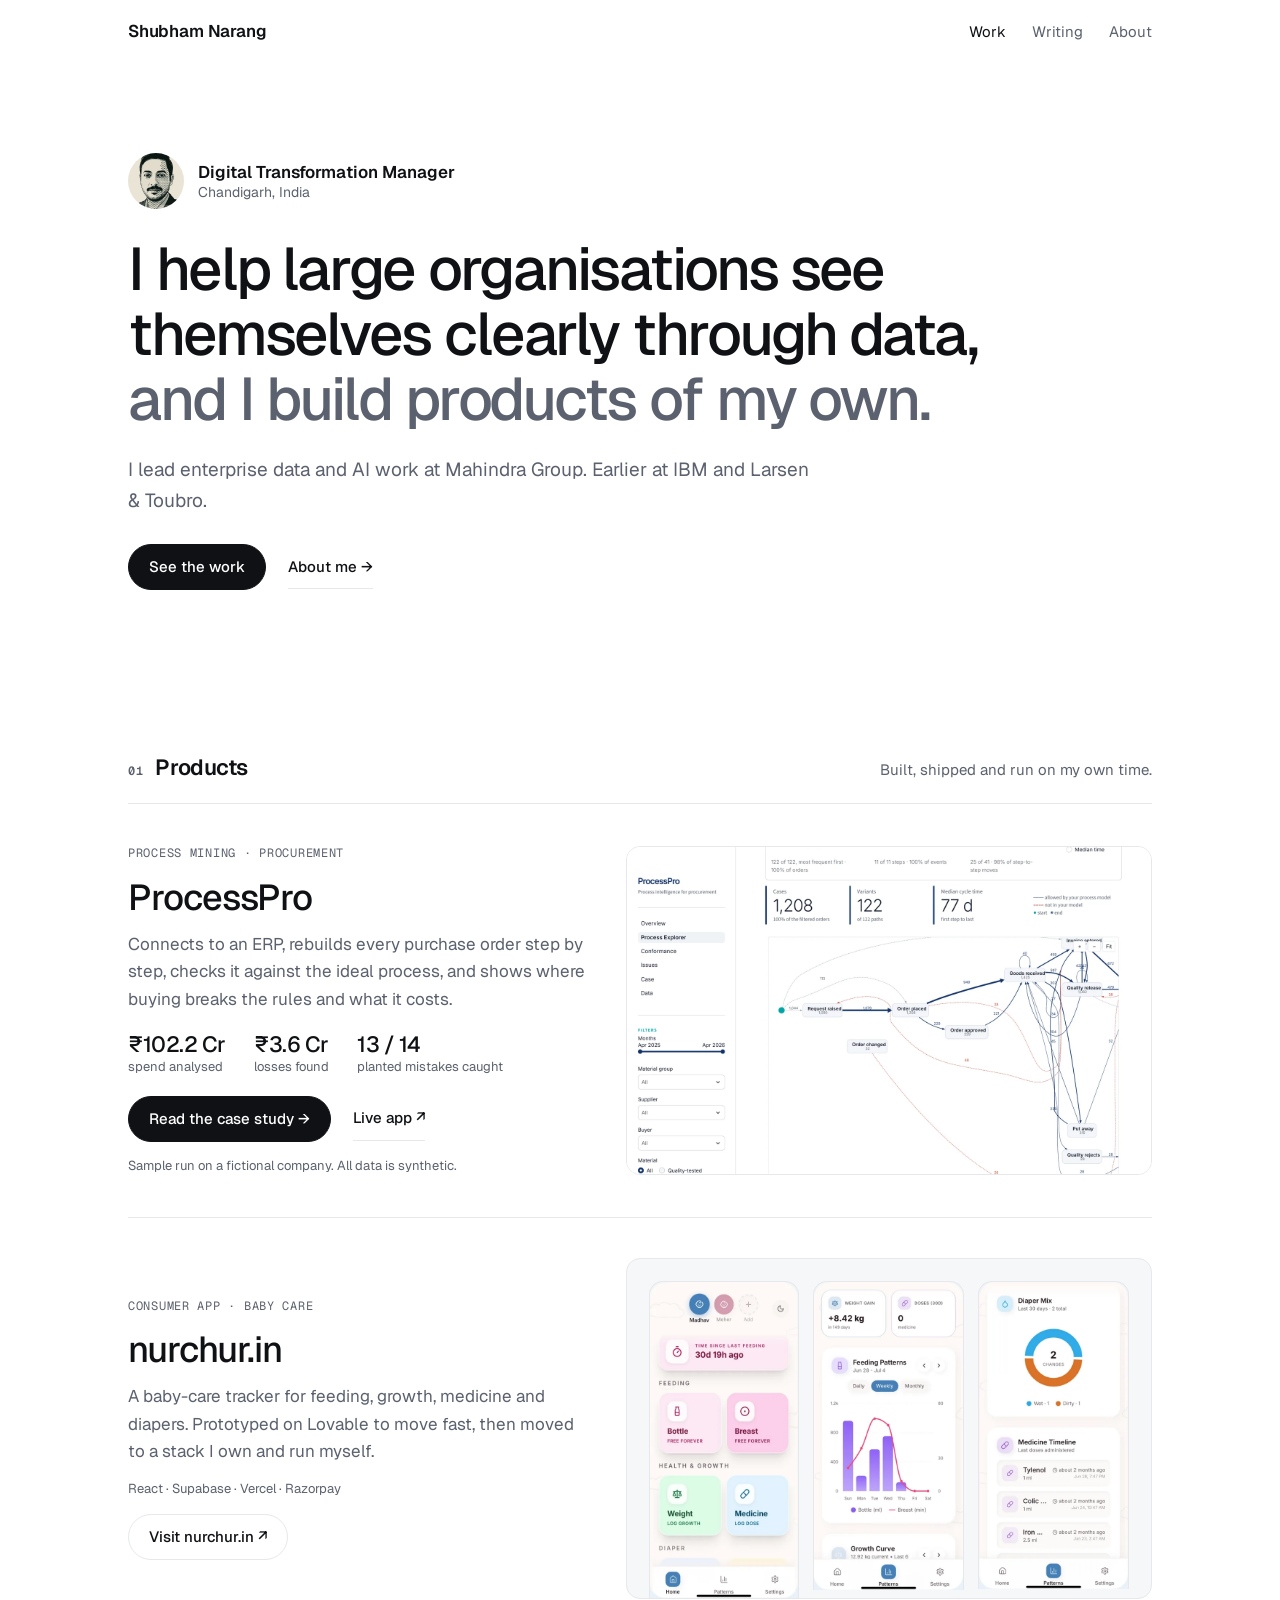
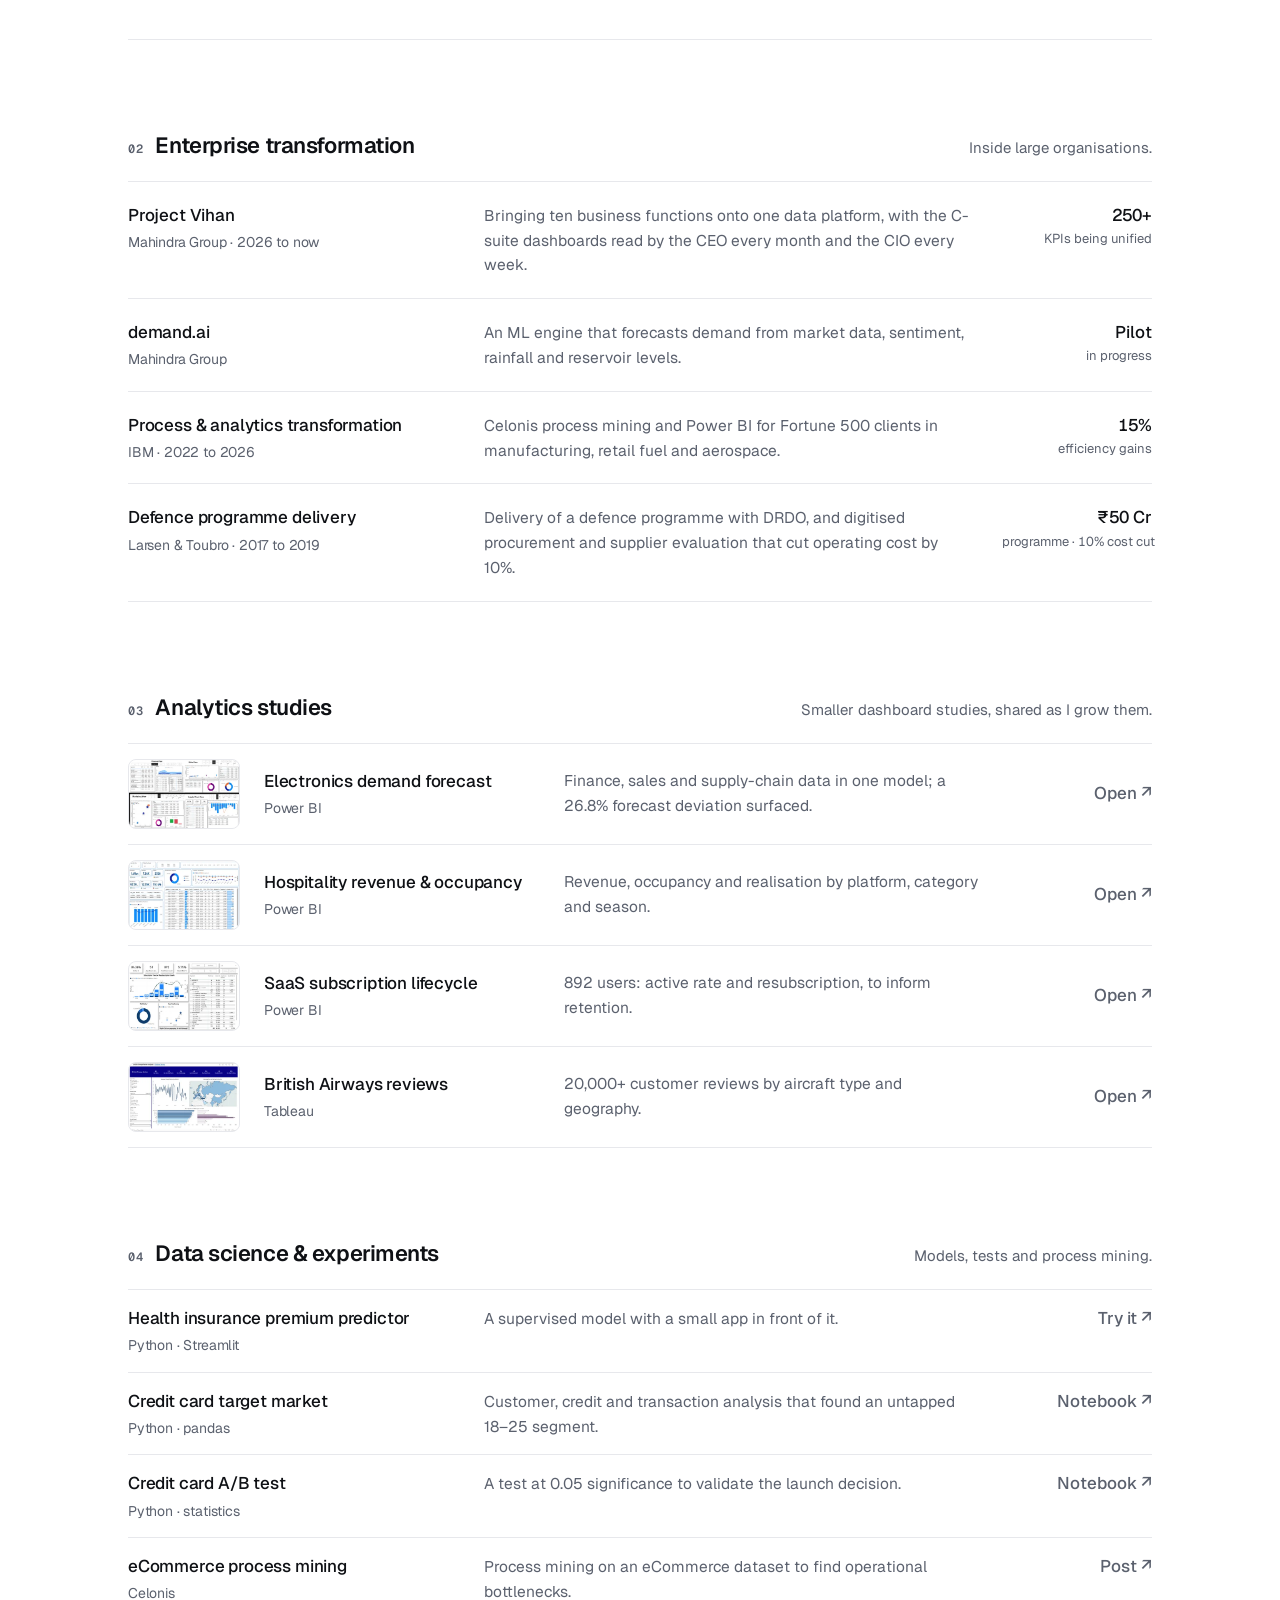
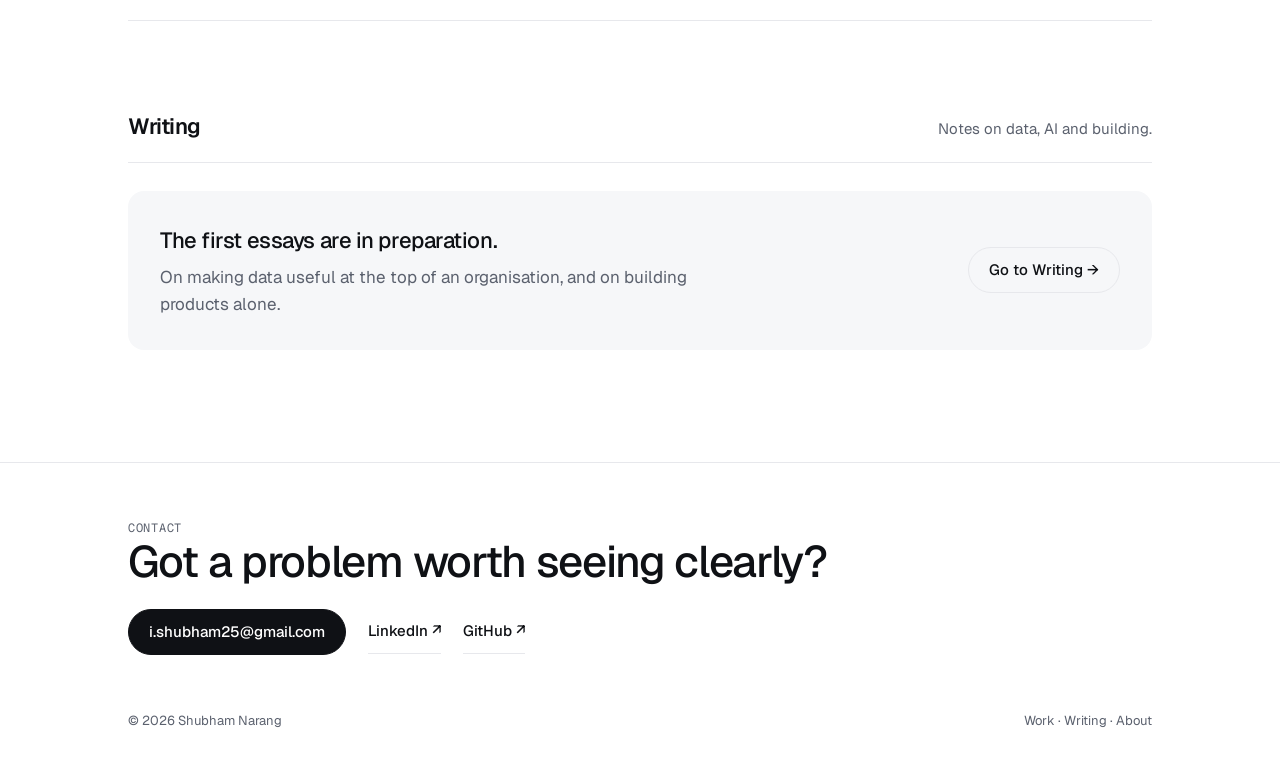
<file: index.html>
<!DOCTYPE html>
<html lang="en">
<head>
<meta charset="UTF-8">
<meta name="viewport" content="width=device-width, initial-scale=1.0">
<title>Shubham Narang | Data, AI and products</title>
<meta name="description" content="Shubham Narang, Digital Transformation Manager. Enterprise data and AI strategy, process mining, and products built end to end.">
<meta name="theme-color" content="#FFFFFF" media="(prefers-color-scheme: light)">
<meta name="theme-color" content="#0E0F12" media="(prefers-color-scheme: dark)">
<link rel="canonical" href="https://www.shubhamnarang.in/">
<link rel="icon" href="/favicon.svg" type="image/svg+xml">
<link rel="apple-touch-icon" href="/images/portrait.png">
<meta property="og:type" content="website">
<meta property="og:site_name" content="Shubham Narang">
<meta property="og:url" content="https://www.shubhamnarang.in/">
<meta property="og:title" content="Shubham Narang | Data, AI and products">
<meta property="og:description" content="Shubham Narang, Digital Transformation Manager. Enterprise data and AI strategy, process mining, and products built end to end.">
<meta property="og:image" content="https://www.shubhamnarang.in/images/og-image.jpg">
<meta property="og:image:width" content="1200">
<meta property="og:image:height" content="630">
<meta name="twitter:card" content="summary_large_image">
<meta name="twitter:image" content="https://www.shubhamnarang.in/images/og-image.jpg">
<link rel="preconnect" href="https://fonts.googleapis.com">
<link rel="preconnect" href="https://fonts.gstatic.com" crossorigin>
<link href="https://fonts.googleapis.com/css2?family=Geist:wght@400;500;600&family=Geist+Mono:wght@400;500&display=swap" rel="stylesheet">
<link rel="stylesheet" href="/assets/site.css">
</head>
<body>
<header class="site-head" id="head">
  <div class="wrap">
    <a class="name" href="/">Shubham Narang</a>
    <nav aria-label="Main">
      <a href="/#work" aria-current="page">Work</a>
      <a href="/writing">Writing</a>
      <a href="/about">About</a>
    </nav>
  </div>
</header>

<main>

<section class="intro">
  <div class="wrap">
    <div class="who rise">
      <span class="av"><img src="/images/portrait-exec.webp" width="800" height="800" alt="Portrait of Shubham Narang"></span>
      <div><b>Digital Transformation Manager</b><span>Chandigarh, India</span></div>
    </div>
    <h1 class="rise d1">I help large organisations see themselves clearly through data, <em>and I build products of my own.</em></h1>
    <p class="rise d2">I lead enterprise data and AI work at Mahindra Group. Earlier at IBM and Larsen &amp; Toubro.</p>
    <div class="row rise d3">
      <a class="btn" href="#work">See the work</a>
      <a class="lnk" href="/about">About me →</a>
    </div>
  </div>
</section>

<div id="work">

<section class="sec">
  <div class="wrap">
    <div class="sec-head"><h2><span class="mono">01</span>Products</h2><p>Built, shipped and run on my own time.</p></div>

    <article class="feature">
      <div class="txt">
        <div class="mono">Process mining · Procurement</div>
        <h3>ProcessPro</h3>
        <p>Connects to an ERP, rebuilds every purchase order step by step, checks it against the ideal process, and shows where buying breaks the rules and what it costs.</p>
        <div class="kpis">
          <div><b>₹102.2 Cr</b><span>spend analysed</span></div>
          <div><b>₹3.6 Cr</b><span>losses found</span></div>
          <div><b>13 / 14</b><span>planted mistakes caught</span></div>
        </div>
        <div class="row">
          <a class="btn" href="/work/processpro">Read the case study →</a>
          <a class="lnk" href="https://p2p-processpro.streamlit.app/" target="_blank" rel="noopener">Live app ↗</a>
        </div>
        <div class="note">Sample run on a fictional company. All data is synthetic.</div>
      </div>
      <a class="media" href="/work/processpro" aria-label="ProcessPro case study"><img src="/images/processpro/process_explorer.webp" width="1440" height="900" alt="ProcessPro process map of 1,208 purchase orders"></a>
    </article>

    <article class="feature">
      <div class="txt">
        <div class="mono">Consumer app · Baby care</div>
        <h3>nurchur.in</h3>
        <p>A baby-care tracker for feeding, growth, medicine and diapers. Prototyped on Lovable to move fast, then moved to a stack I own and run myself.</p>
        <div class="tags">React · Supabase · Vercel · Razorpay</div>
        <div class="row"><a class="btn ghost" href="https://nurchur.in" target="_blank" rel="noopener">Visit nurchur.in ↗</a></div>
      </div>
      <a class="media phones" href="https://nurchur.in" target="_blank" rel="noopener" aria-label="Visit nurchur.in">
        <img src="/images/tour/nurchur-1.webp" width="404" height="858" alt="nurchur.in home screen" loading="lazy">
        <img src="/images/tour/nurchur-2.webp" width="404" height="858" alt="nurchur.in feeding patterns" loading="lazy">
        <img src="/images/tour/nurchur-3.webp" width="404" height="858" alt="nurchur.in diaper mix and medicine timeline" loading="lazy">
      </a>
    </article>
  </div>
</section>

<section class="sec">
  <div class="wrap">
    <div class="sec-head"><h2><span class="mono">02</span>Enterprise transformation</h2><p>Inside large organisations.</p></div>
    <ul class="list">
      <li><div class="item"><span class="t">Project Vihan<small>Mahindra Group · 2026 to now</small></span><span class="d">Bringing ten business functions onto one data platform, with the C-suite dashboards read by the CEO every month and the CIO every week.</span><span class="m">250+<small>KPIs being unified</small></span></div></li>
      <li><div class="item"><span class="t">demand.ai<small>Mahindra Group</small></span><span class="d">An ML engine that forecasts demand from market data, sentiment, rainfall and reservoir levels.</span><span class="m">Pilot<small>in progress</small></span></div></li>
      <li><div class="item"><span class="t">Process &amp; analytics transformation<small>IBM · 2022 to 2026</small></span><span class="d">Celonis process mining and Power BI for Fortune 500 clients in manufacturing, retail fuel and aerospace.</span><span class="m">15%<small>efficiency gains</small></span></div></li>
      <li><div class="item"><span class="t">Defence programme delivery<small>Larsen &amp; Toubro · 2017 to 2019</small></span><span class="d">Delivery of a defence programme with DRDO, and digitised procurement and supplier evaluation that cut operating cost by 10%.</span><span class="m">₹50 Cr<small>programme · 10% cost cut</small></span></div></li>
    </ul>
  </div>
</section>

<section class="sec">
  <div class="wrap">
    <div class="sec-head"><h2><span class="mono">03</span>Analytics studies</h2><p>Smaller dashboard studies, shared as I grow them.</p></div>
    <ul class="list compact">
      <li><a class="item has-th" href="https://app.powerbi.com/view?r=eyJrIjoiZjM3NjVlYjAtMjFkMi00MGFjLWExYjQtOTdkODg2MzY5OTEzIiwidCI6IjJlODViZWY5LWQ0OTktNGY1YS1hN2MxLWZkMGY0ZWNmYWVhNyJ9" target="_blank" rel="noopener"><img class="th" src="/images/thumbs/electronics.webp" width="352" height="220" alt="" loading="lazy"><span class="t">Electronics demand forecast<small>Power BI</small></span><span class="d">Finance, sales and supply-chain data in one model; a 26.8% forecast deviation surfaced.</span><span class="m">Open ↗</span></a></li>
      <li><a class="item has-th" href="https://app.powerbi.com/view?r=eyJrIjoiYzY0NmY0Y2ItMTlhYS00NjhlLTg0MzgtMTNkNmVhNGU5OTczIiwidCI6IjJlODViZWY5LWQ0OTktNGY1YS1hN2MxLWZkMGY0ZWNmYWVhNyJ9" target="_blank" rel="noopener"><img class="th" src="/images/thumbs/hospitality.webp" width="352" height="220" alt="" loading="lazy"><span class="t">Hospitality revenue &amp; occupancy<small>Power BI</small></span><span class="d">Revenue, occupancy and realisation by platform, category and season.</span><span class="m">Open ↗</span></a></li>
      <li><a class="item has-th" href="https://app.powerbi.com/view?r=eyJrIjoiM2IxNjNkOTUtNTAyYS00Yjg0LTg1Y2UtNTVhM2Y3NWUxNGE3IiwidCI6IjJlODViZWY5LWQ0OTktNGY1YS1hN2MxLWZkMGY0ZWNmYWVhNyJ9" target="_blank" rel="noopener"><img class="th" src="/images/thumbs/software-sales.webp" width="352" height="220" alt="" loading="lazy"><span class="t">SaaS subscription lifecycle<small>Power BI</small></span><span class="d">892 users: active rate and resubscription, to inform retention.</span><span class="m">Open ↗</span></a></li>
      <li><a class="item has-th" href="https://public.tableau.com/views/BritishAirwaysReviewAnalysis_17263136404000/BritishAirwaysReview" target="_blank" rel="noopener"><img class="th" src="/images/thumbs/british-airways.webp" width="352" height="220" alt="" loading="lazy"><span class="t">British Airways reviews<small>Tableau</small></span><span class="d">20,000+ customer reviews by aircraft type and geography.</span><span class="m">Open ↗</span></a></li>
    </ul>
  </div>
</section>

<section class="sec">
  <div class="wrap">
    <div class="sec-head"><h2><span class="mono">04</span>Data science &amp; experiments</h2><p>Models, tests and process mining.</p></div>
    <ul class="list compact">
      <li><a class="item" href="https://inarang25-ml-project-premium-prediction.streamlit.app/" target="_blank" rel="noopener"><span class="t">Health insurance premium predictor<small>Python · Streamlit</small></span><span class="d">A supervised model with a small app in front of it.</span><span class="m">Try it ↗</span></a></li>
      <li><a class="item" href="https://github.com/inarang25/my-collab-notebooks/blob/main/EDA_%26_Target_Market_Identification.ipynb" target="_blank" rel="noopener"><span class="t">Credit card target market<small>Python · pandas</small></span><span class="d">Customer, credit and transaction analysis that found an untapped 18–25 segment.</span><span class="m">Notebook ↗</span></a></li>
      <li><a class="item" href="https://github.com/inarang25/my-collab-notebooks/blob/main/AB_Testing.ipynb" target="_blank" rel="noopener"><span class="t">Credit card A/B test<small>Python · statistics</small></span><span class="d">A test at 0.05 significance to validate the launch decision.</span><span class="m">Notebook ↗</span></a></li>
      <li><a class="item" href="https://www.linkedin.com/posts/shubhamnarang25_bigquery-sql-celonis-activity-7245681577702146048-G3sR" target="_blank" rel="noopener"><span class="t">eCommerce process mining<small>Celonis</small></span><span class="d">Process mining on an eCommerce dataset to find operational bottlenecks.</span><span class="m">Post ↗</span></a></li>
    </ul>
  </div>
</section>

</div>

<section class="sec" id="writing">
  <div class="wrap">
    <div class="sec-head"><h2>Writing</h2><p>Notes on data, AI and building.</p></div>
    <div class="callout">
      <div><h3>The first essays are in preparation.</h3><p>On making data useful at the top of an organisation, and on building products alone.</p></div>
      <a class="btn ghost" href="/writing">Go to Writing →</a>
    </div>
  </div>
</section>

</main>
<footer class="site-foot" id="contact">
  <div class="wrap">
    <div class="mono">Contact</div>
    <h2>Got a problem worth seeing clearly?</h2>
    <div class="row">
      <button class="btn" type="button" id="copy" data-email="i.shubham25@gmail.com">i.shubham25@gmail.com</button>
      <a class="lnk" href="https://www.linkedin.com/in/shubhamnarang25" target="_blank" rel="noopener">LinkedIn ↗</a>
      <a class="lnk" href="https://github.com/inarang25" target="_blank" rel="noopener">GitHub ↗</a>
    </div>
    <div class="base"><span>© 2026 Shubham Narang</span><span><a href="/">Work</a> · <a href="/writing">Writing</a> · <a href="/about">About</a></span></div>
  </div>
</footer>
<script>
(function(){
  var h=document.getElementById('head');
  function s(){ h.classList.toggle('scrolled', window.scrollY>8); } s(); window.addEventListener('scroll', s, {passive:true});
  var c=document.getElementById('copy'); if(!c) return;
  c.addEventListener('click', function(){
    var e=c.getAttribute('data-email');
    function done(){ c.textContent='Copied. Talk soon.'; setTimeout(function(){ c.textContent=e; }, 2200); }
    if(navigator.clipboard){ navigator.clipboard.writeText(e).then(done, function(){ location.href='mailto:'+e; }); } else { location.href='mailto:'+e; }
  });
})();
</script>
</body>
</html>
</file>
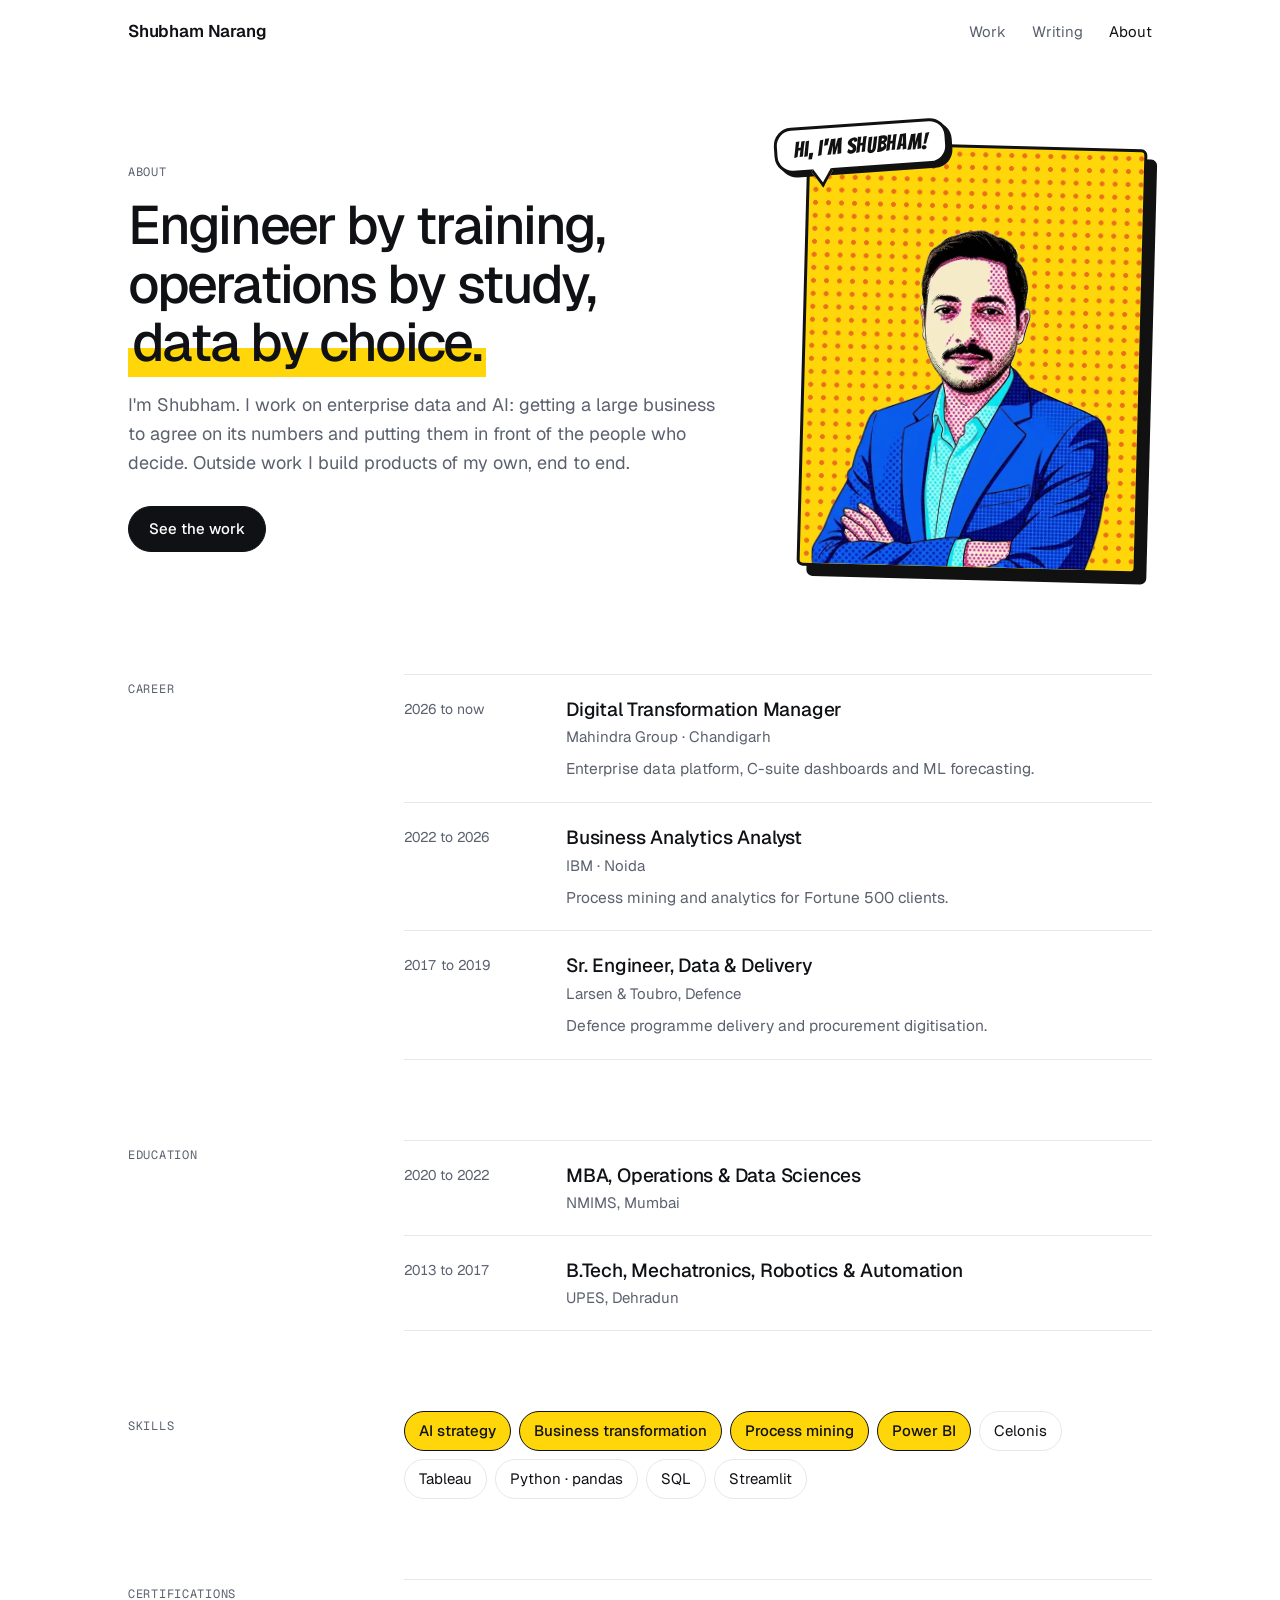
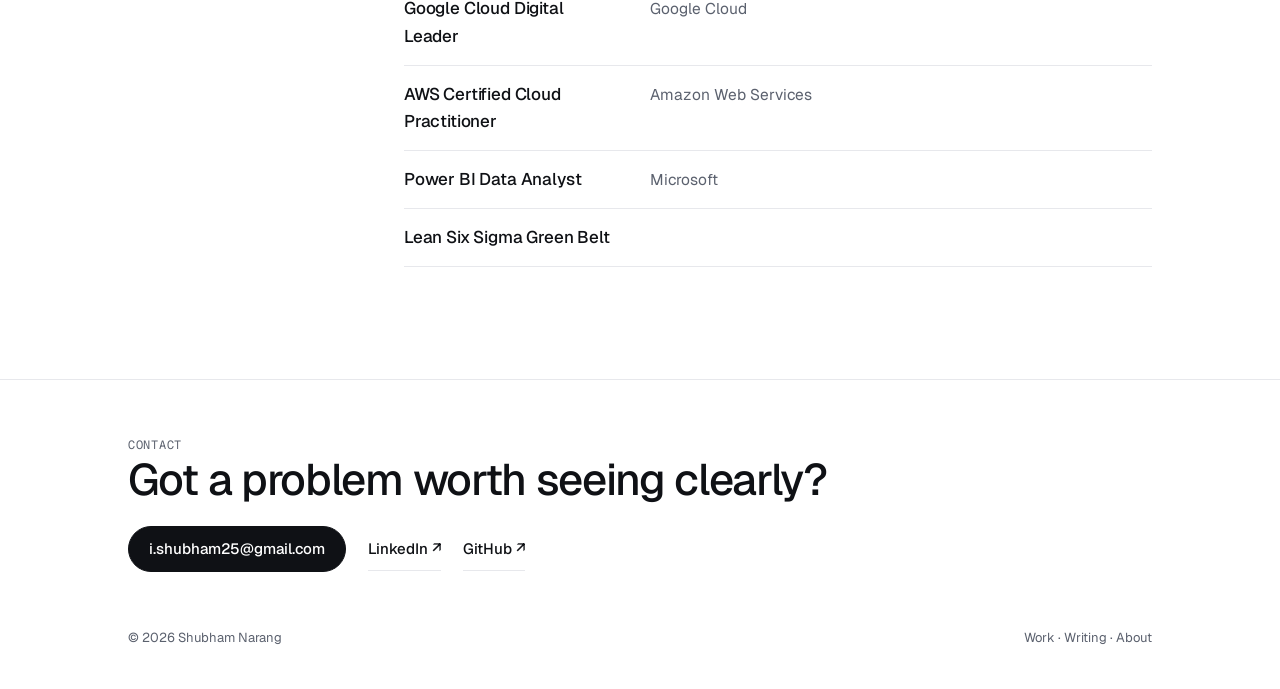
<file: about.html>
<!DOCTYPE html>
<html lang="en">
<head>
<meta charset="UTF-8">
<meta name="viewport" content="width=device-width, initial-scale=1.0">
<title>About | Shubham Narang</title>
<meta name="description" content="About Shubham Narang: background, career, education, skills and certifications.">
<meta name="theme-color" content="#FFFFFF" media="(prefers-color-scheme: light)">
<meta name="theme-color" content="#0E0F12" media="(prefers-color-scheme: dark)">
<link rel="canonical" href="https://www.shubhamnarang.in/about">
<link rel="icon" href="/favicon.svg" type="image/svg+xml">
<link rel="apple-touch-icon" href="/images/portrait.png">
<meta property="og:type" content="website">
<meta property="og:site_name" content="Shubham Narang">
<meta property="og:url" content="https://www.shubhamnarang.in/about">
<meta property="og:title" content="About | Shubham Narang">
<meta property="og:description" content="About Shubham Narang: background, career, education, skills and certifications.">
<meta property="og:image" content="https://www.shubhamnarang.in/images/og-image.jpg">
<meta property="og:image:width" content="1200">
<meta property="og:image:height" content="630">
<meta name="twitter:card" content="summary_large_image">
<meta name="twitter:image" content="https://www.shubhamnarang.in/images/og-image.jpg">
<link rel="preconnect" href="https://fonts.googleapis.com">
<link rel="preconnect" href="https://fonts.gstatic.com" crossorigin>
<link href="https://fonts.googleapis.com/css2?family=Geist:wght@400;500;600&family=Geist+Mono:wght@400;500&display=swap" rel="stylesheet">
<link href="https://fonts.googleapis.com/css2?family=Bangers&display=swap" rel="stylesheet">
<link rel="stylesheet" href="/assets/site.css">
</head>
<body>
<header class="site-head" id="head">
  <div class="wrap">
    <a class="name" href="/">Shubham Narang</a>
    <nav aria-label="Main">
      <a href="/#work">Work</a>
      <a href="/writing">Writing</a>
      <a href="/about" aria-current="page">About</a>
    </nav>
  </div>
</header>

<main>

<section class="about-head">
  <div class="wrap">
    <div>
      <div class="mono rise">About</div>
      <h1 class="rise d1">Engineer by training, operations by study, <mark>data by choice.</mark></h1>
      <p class="rise d2">I'm Shubham. I work on enterprise data and AI: getting a large business to agree on its numbers and putting them in front of the people who decide. Outside work I build products of my own, end to end.</p>
      <div class="row rise d3">
        <a class="btn" href="/#work">See the work</a>
      </div>
    </div>
    <figure class="pop rise d1">
      <span class="bubble" aria-hidden="true">Hi, I'm Shubham!</span>
      <div class="panel"><img src="/images/portrait.webp" width="800" height="800" alt="Pop-art portrait of Shubham Narang"></div>
    </figure>
  </div>
</section>

<div class="wrap">

<section class="part">
  <div class="mono">Career</div>
  <div>
    <ol class="tl">
      <li><span class="when">2026 to now</span><span class="what"><b>Digital Transformation Manager</b><span class="org">Mahindra Group · Chandigarh</span><span class="det">Enterprise data platform, C-suite dashboards and ML forecasting.</span></span></li>
      <li><span class="when">2022 to 2026</span><span class="what"><b>Business Analytics Analyst</b><span class="org">IBM · Noida</span><span class="det">Process mining and analytics for Fortune 500 clients.</span></span></li>
      <li><span class="when">2017 to 2019</span><span class="what"><b>Sr. Engineer, Data &amp; Delivery</b><span class="org">Larsen &amp; Toubro, Defence</span><span class="det">Defence programme delivery and procurement digitisation.</span></span></li>
    </ol>
  </div>
</section>

<section class="part">
  <div class="mono">Education</div>
  <div>
    <ol class="tl">
      <li><span class="when">2020 to 2022</span><span class="what"><b>MBA, Operations &amp; Data Sciences</b><span class="org">NMIMS, Mumbai</span></span></li>
      <li><span class="when">2013 to 2017</span><span class="what"><b>B.Tech, Mechatronics, Robotics &amp; Automation</b><span class="org">UPES, Dehradun</span></span></li>
    </ol>
  </div>
</section>

<section class="part">
  <div class="mono">Skills</div>
  <div>
    <div class="chips">
      <span class="hot">AI strategy</span><span class="hot">Business transformation</span><span class="hot">Process mining</span>
      <span class="hot">Power BI</span><span>Celonis</span><span>Tableau</span><span>Python · pandas</span><span>SQL</span><span>Streamlit</span>
    </div>
  </div>
</section>

<section class="part">
  <div class="mono">Certifications</div>
  <div>
    <ul class="list compact" style="border-top:1px solid var(--rule)">
      <li><div class="item"><span class="t">Google Cloud Digital Leader</span><span class="d">Google Cloud</span><span class="m"></span></div></li>
      <li><div class="item"><span class="t">AWS Certified Cloud Practitioner</span><span class="d">Amazon Web Services</span><span class="m"></span></div></li>
      <li><div class="item"><span class="t">Power BI Data Analyst</span><span class="d">Microsoft</span><span class="m"></span></div></li>
      <li><div class="item"><span class="t">Lean Six Sigma Green Belt</span><span class="d"></span><span class="m"></span></div></li>
    </ul>
  </div>
</section>

</div>
</main>
<footer class="site-foot" id="contact">
  <div class="wrap">
    <div class="mono">Contact</div>
    <h2>Got a problem worth seeing clearly?</h2>
    <div class="row">
      <button class="btn" type="button" id="copy" data-email="i.shubham25@gmail.com">i.shubham25@gmail.com</button>
      <a class="lnk" href="https://www.linkedin.com/in/shubhamnarang25" target="_blank" rel="noopener">LinkedIn ↗</a>
      <a class="lnk" href="https://github.com/inarang25" target="_blank" rel="noopener">GitHub ↗</a>
    </div>
    <div class="base"><span>© 2026 Shubham Narang</span><span><a href="/">Work</a> · <a href="/writing">Writing</a> · <a href="/about">About</a></span></div>
  </div>
</footer>
<script>
(function(){
  var h=document.getElementById('head');
  function s(){ h.classList.toggle('scrolled', window.scrollY>8); } s(); window.addEventListener('scroll', s, {passive:true});
  var c=document.getElementById('copy'); if(!c) return;
  c.addEventListener('click', function(){
    var e=c.getAttribute('data-email');
    function done(){ c.textContent='Copied. Talk soon.'; setTimeout(function(){ c.textContent=e; }, 2200); }
    if(navigator.clipboard){ navigator.clipboard.writeText(e).then(done, function(){ location.href='mailto:'+e; }); } else { location.href='mailto:'+e; }
  });
})();
</script>
</body>
</html>
</file>
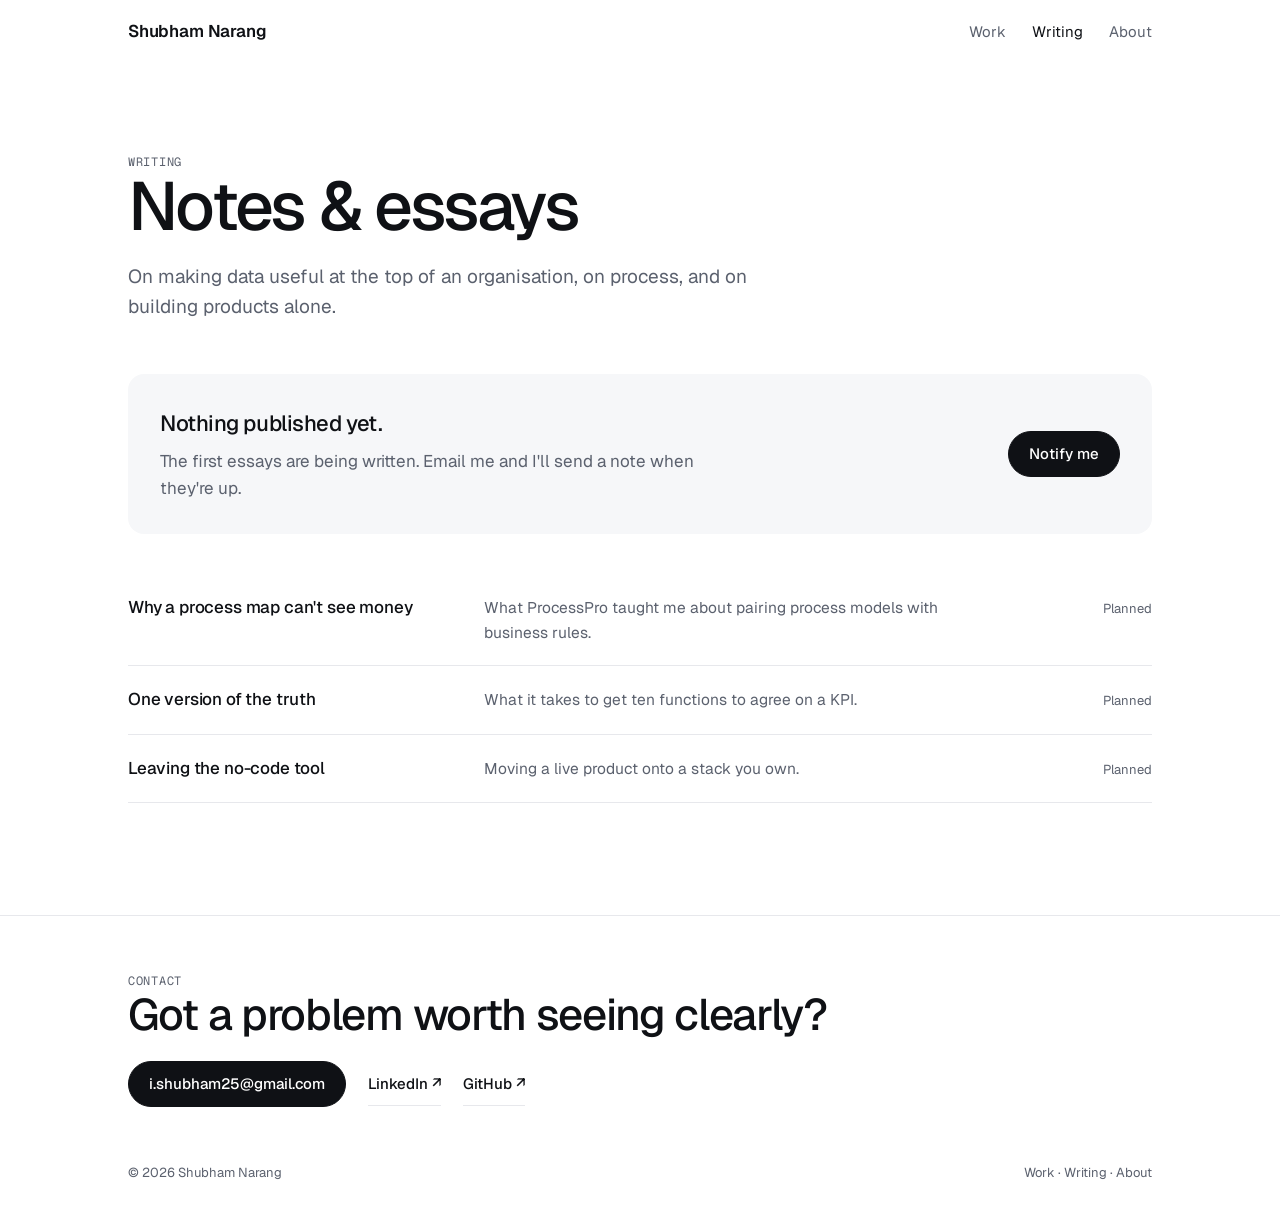
<file: writing.html>
<!DOCTYPE html>
<html lang="en">
<head>
<meta charset="UTF-8">
<meta name="viewport" content="width=device-width, initial-scale=1.0">
<title>Writing | Shubham Narang</title>
<meta name="description" content="Notes and essays by Shubham Narang on data, AI, process and building products.">
<meta name="theme-color" content="#FFFFFF" media="(prefers-color-scheme: light)">
<meta name="theme-color" content="#0E0F12" media="(prefers-color-scheme: dark)">
<link rel="canonical" href="https://www.shubhamnarang.in/writing">
<link rel="icon" href="/favicon.svg" type="image/svg+xml">
<link rel="apple-touch-icon" href="/images/portrait.png">
<meta property="og:type" content="website">
<meta property="og:site_name" content="Shubham Narang">
<meta property="og:url" content="https://www.shubhamnarang.in/writing">
<meta property="og:title" content="Writing | Shubham Narang">
<meta property="og:description" content="Notes and essays by Shubham Narang on data, AI, process and building products.">
<meta property="og:image" content="https://www.shubhamnarang.in/images/og-image.jpg">
<meta property="og:image:width" content="1200">
<meta property="og:image:height" content="630">
<meta name="twitter:card" content="summary_large_image">
<meta name="twitter:image" content="https://www.shubhamnarang.in/images/og-image.jpg">
<link rel="preconnect" href="https://fonts.googleapis.com">
<link rel="preconnect" href="https://fonts.gstatic.com" crossorigin>
<link href="https://fonts.googleapis.com/css2?family=Geist:wght@400;500;600&family=Geist+Mono:wght@400;500&display=swap" rel="stylesheet">
<link rel="stylesheet" href="/assets/site.css">
</head>
<body>
<header class="site-head" id="head">
  <div class="wrap">
    <a class="name" href="/">Shubham Narang</a>
    <nav aria-label="Main">
      <a href="/#work">Work</a>
      <a href="/writing" aria-current="page">Writing</a>
      <a href="/about">About</a>
    </nav>
  </div>
</header>

<main>
<section class="page-head">
  <div class="wrap">
    <div class="mono rise">Writing</div>
    <h1 class="rise d1">Notes &amp; essays</h1>
    <p class="rise d2">On making data useful at the top of an organisation, on process, and on building products alone.</p>
  </div>
</section>
<section>
  <div class="wrap">
    <div class="callout">
      <div><h3>Nothing published yet.</h3><p>The first essays are being written. Email me and I'll send a note when they're up.</p></div>
      <a class="btn" href="mailto:i.shubham25@gmail.com?subject=Notify%20me%20when%20you%20publish">Notify me</a>
    </div>
    <ul class="list" style="margin-top:40px" aria-label="Planned topics">
      <li><div class="item"><span class="t">Why a process map can't see money</span><span class="d">What ProcessPro taught me about pairing process models with business rules.</span><span class="m"><small>Planned</small></span></div></li>
      <li><div class="item"><span class="t">One version of the truth</span><span class="d">What it takes to get ten functions to agree on a KPI.</span><span class="m"><small>Planned</small></span></div></li>
      <li><div class="item"><span class="t">Leaving the no-code tool</span><span class="d">Moving a live product onto a stack you own.</span><span class="m"><small>Planned</small></span></div></li>
    </ul>
  </div>
</section>
</main>
<footer class="site-foot" id="contact">
  <div class="wrap">
    <div class="mono">Contact</div>
    <h2>Got a problem worth seeing clearly?</h2>
    <div class="row">
      <button class="btn" type="button" id="copy" data-email="i.shubham25@gmail.com">i.shubham25@gmail.com</button>
      <a class="lnk" href="https://www.linkedin.com/in/shubhamnarang25" target="_blank" rel="noopener">LinkedIn ↗</a>
      <a class="lnk" href="https://github.com/inarang25" target="_blank" rel="noopener">GitHub ↗</a>
    </div>
    <div class="base"><span>© 2026 Shubham Narang</span><span><a href="/">Work</a> · <a href="/writing">Writing</a> · <a href="/about">About</a></span></div>
  </div>
</footer>
<script>
(function(){
  var h=document.getElementById('head');
  function s(){ h.classList.toggle('scrolled', window.scrollY>8); } s(); window.addEventListener('scroll', s, {passive:true});
  var c=document.getElementById('copy'); if(!c) return;
  c.addEventListener('click', function(){
    var e=c.getAttribute('data-email');
    function done(){ c.textContent='Copied. Talk soon.'; setTimeout(function(){ c.textContent=e; }, 2200); }
    if(navigator.clipboard){ navigator.clipboard.writeText(e).then(done, function(){ location.href='mailto:'+e; }); } else { location.href='mailto:'+e; }
  });
})();
</script>
</body>
</html>
</file>
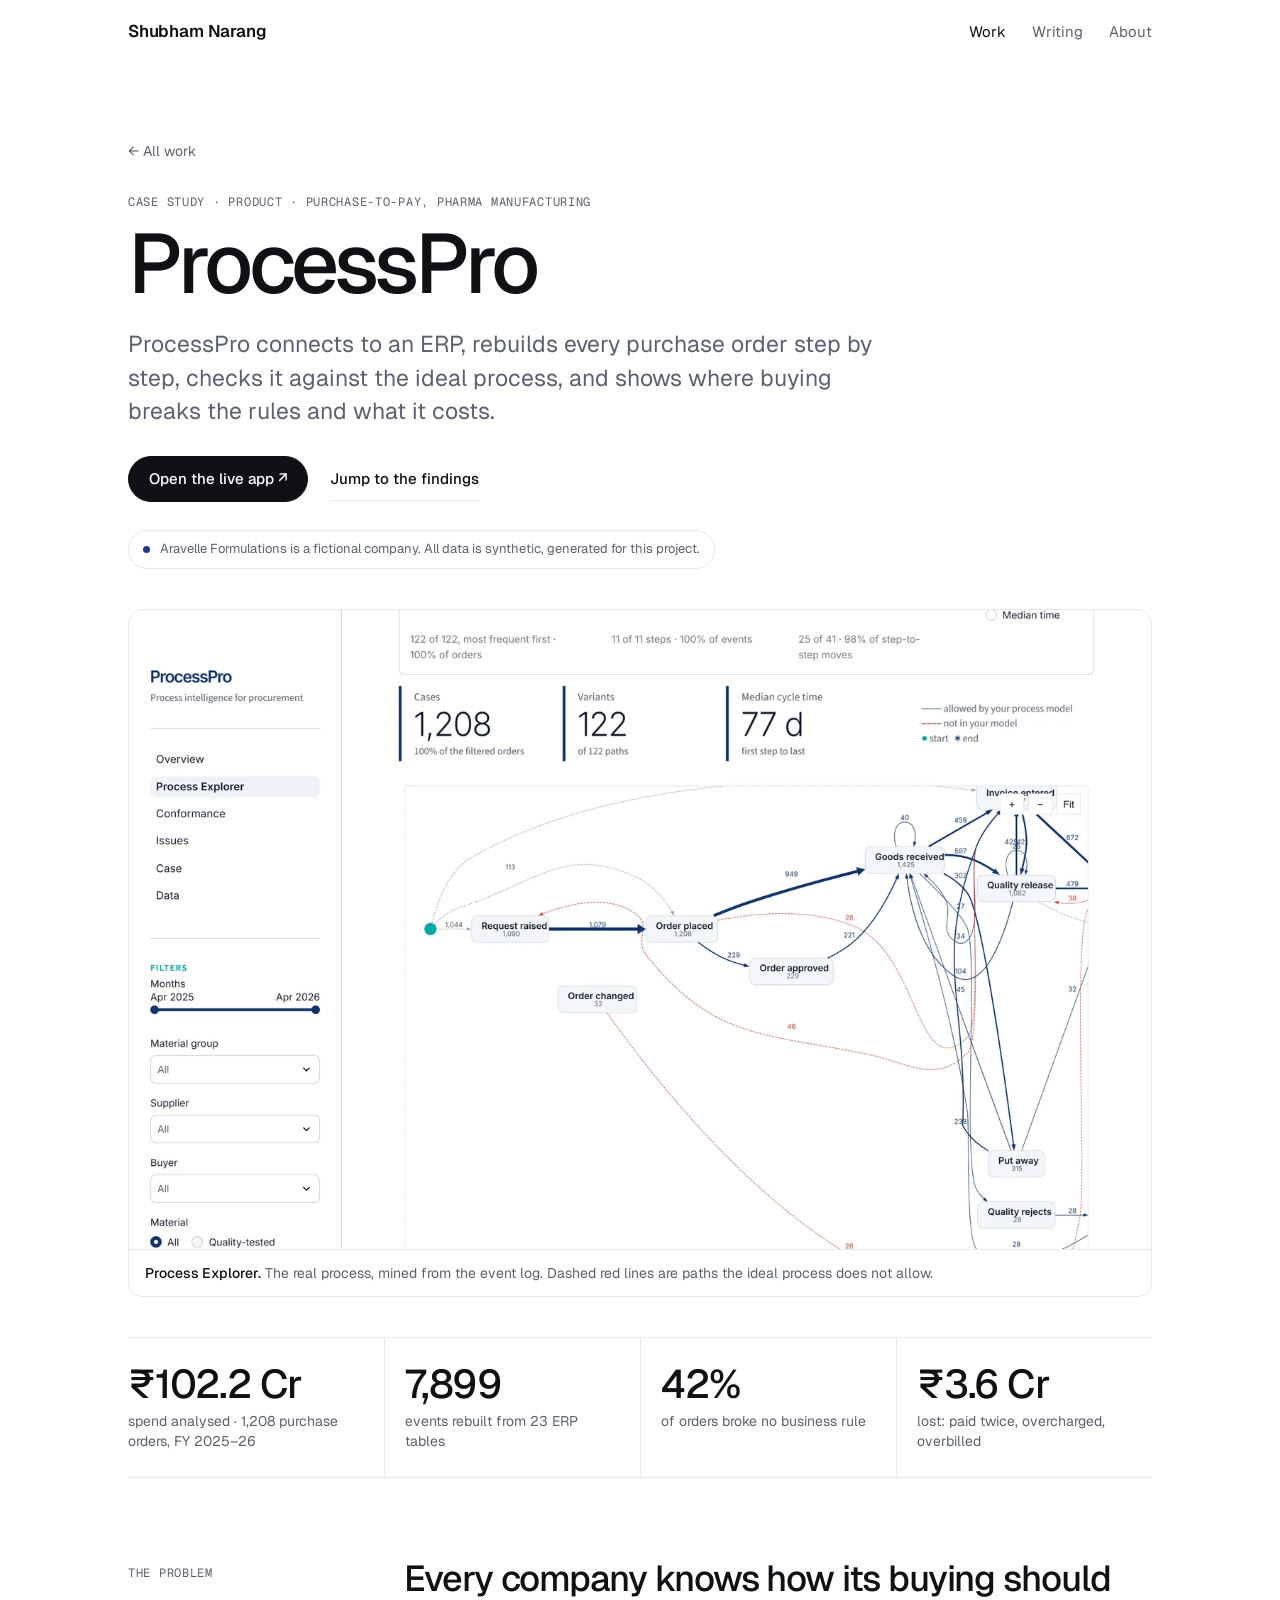
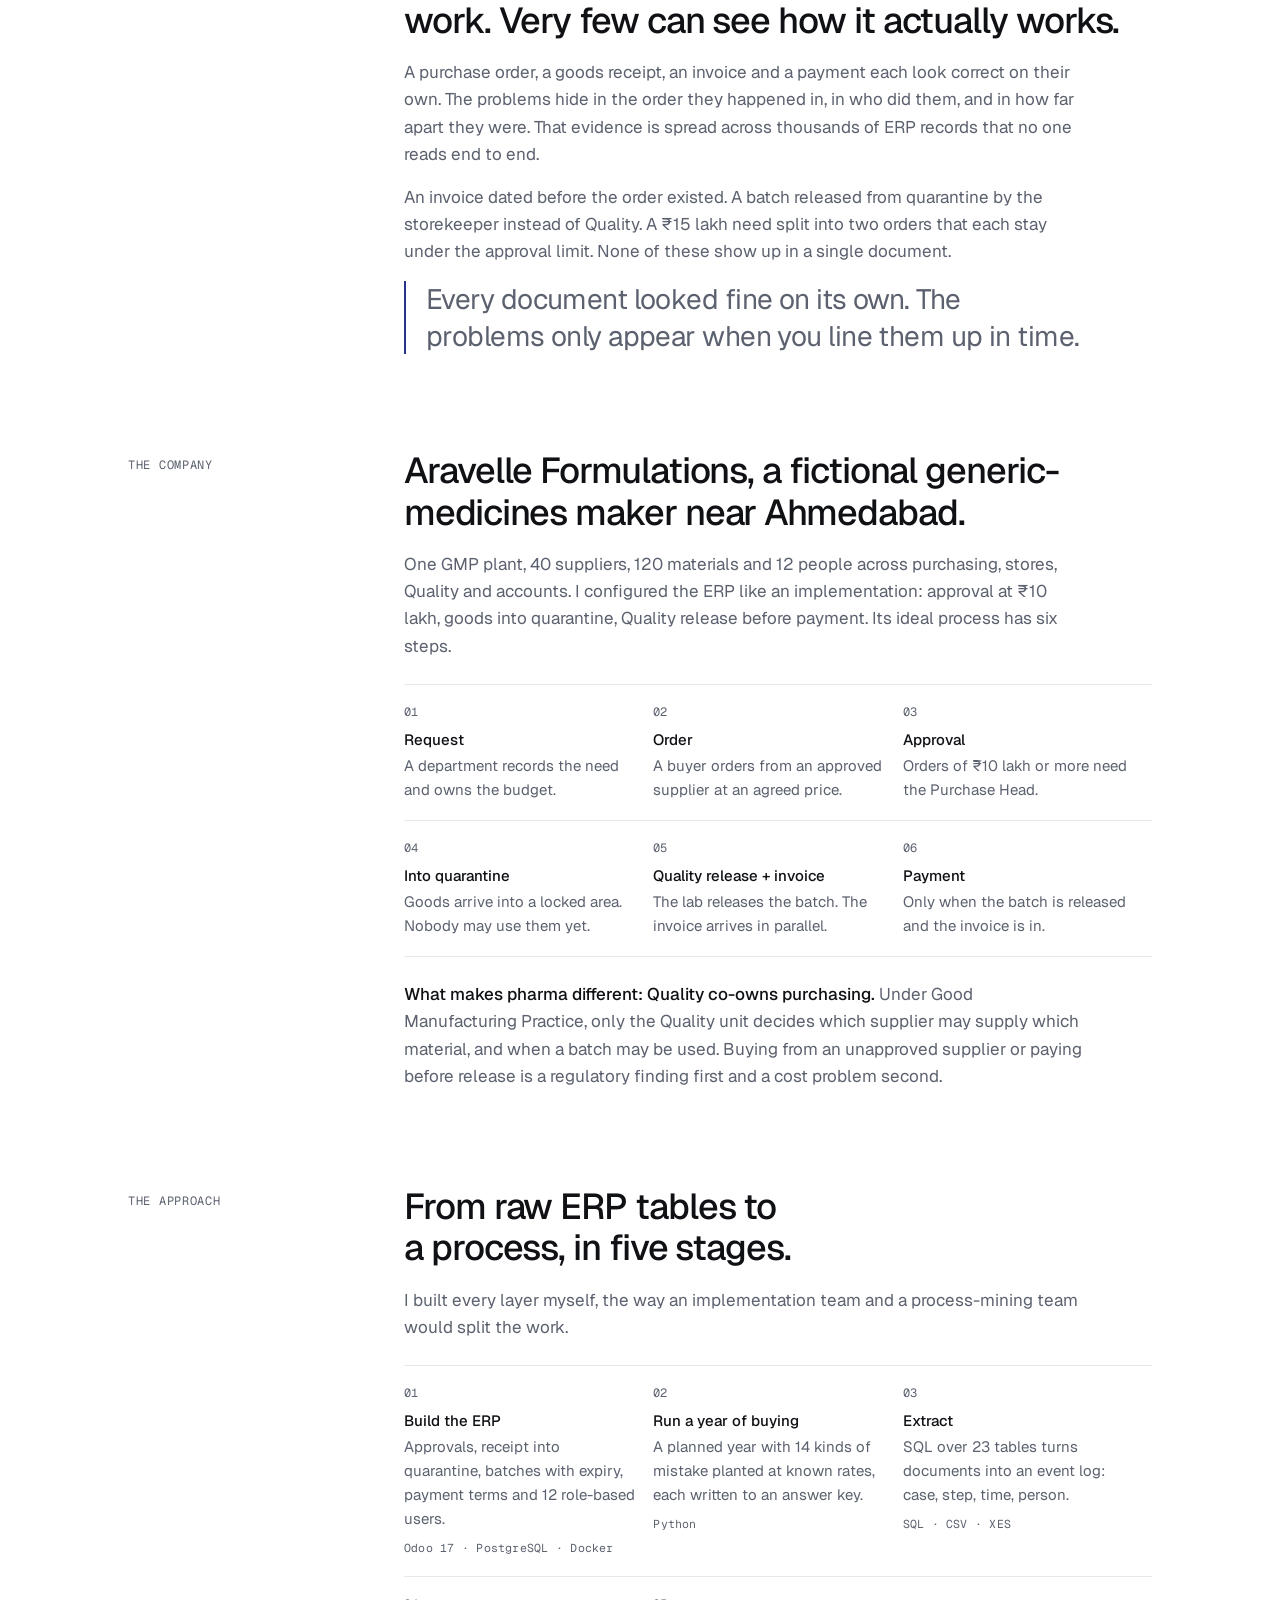
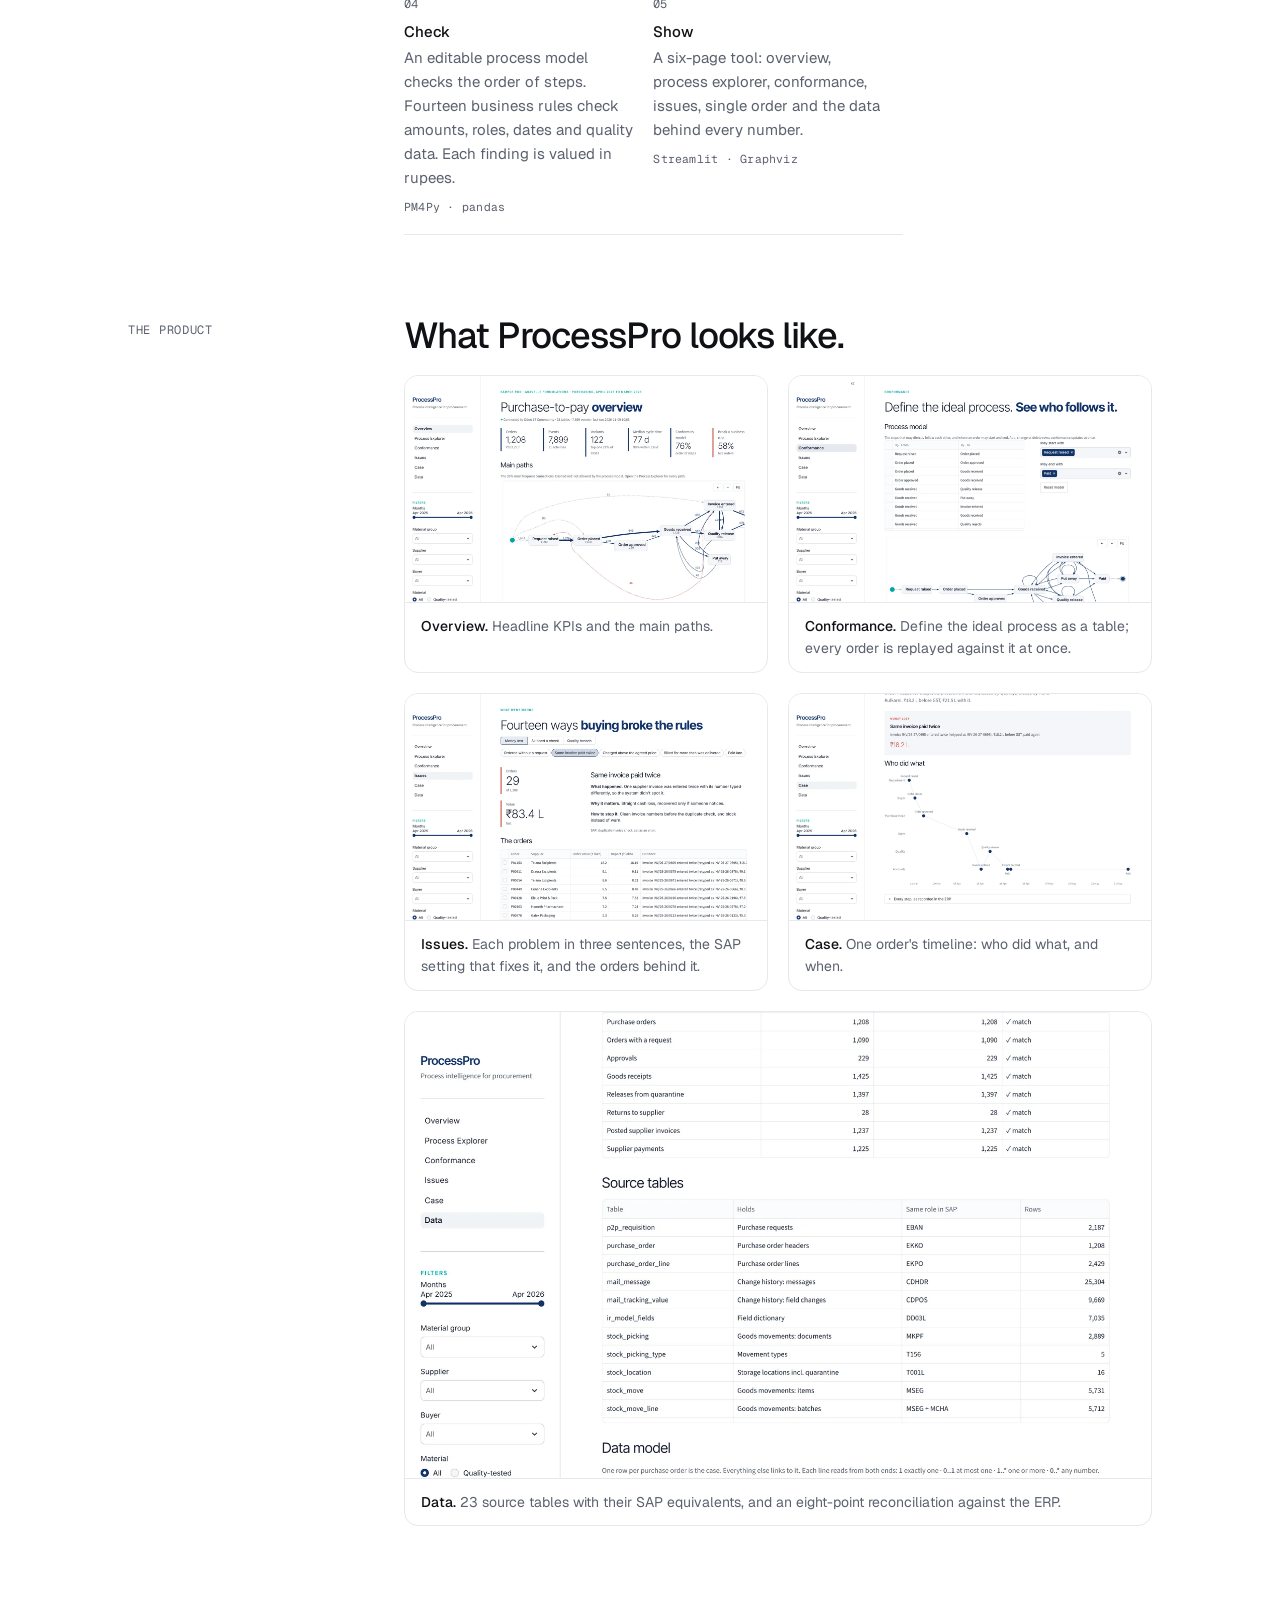
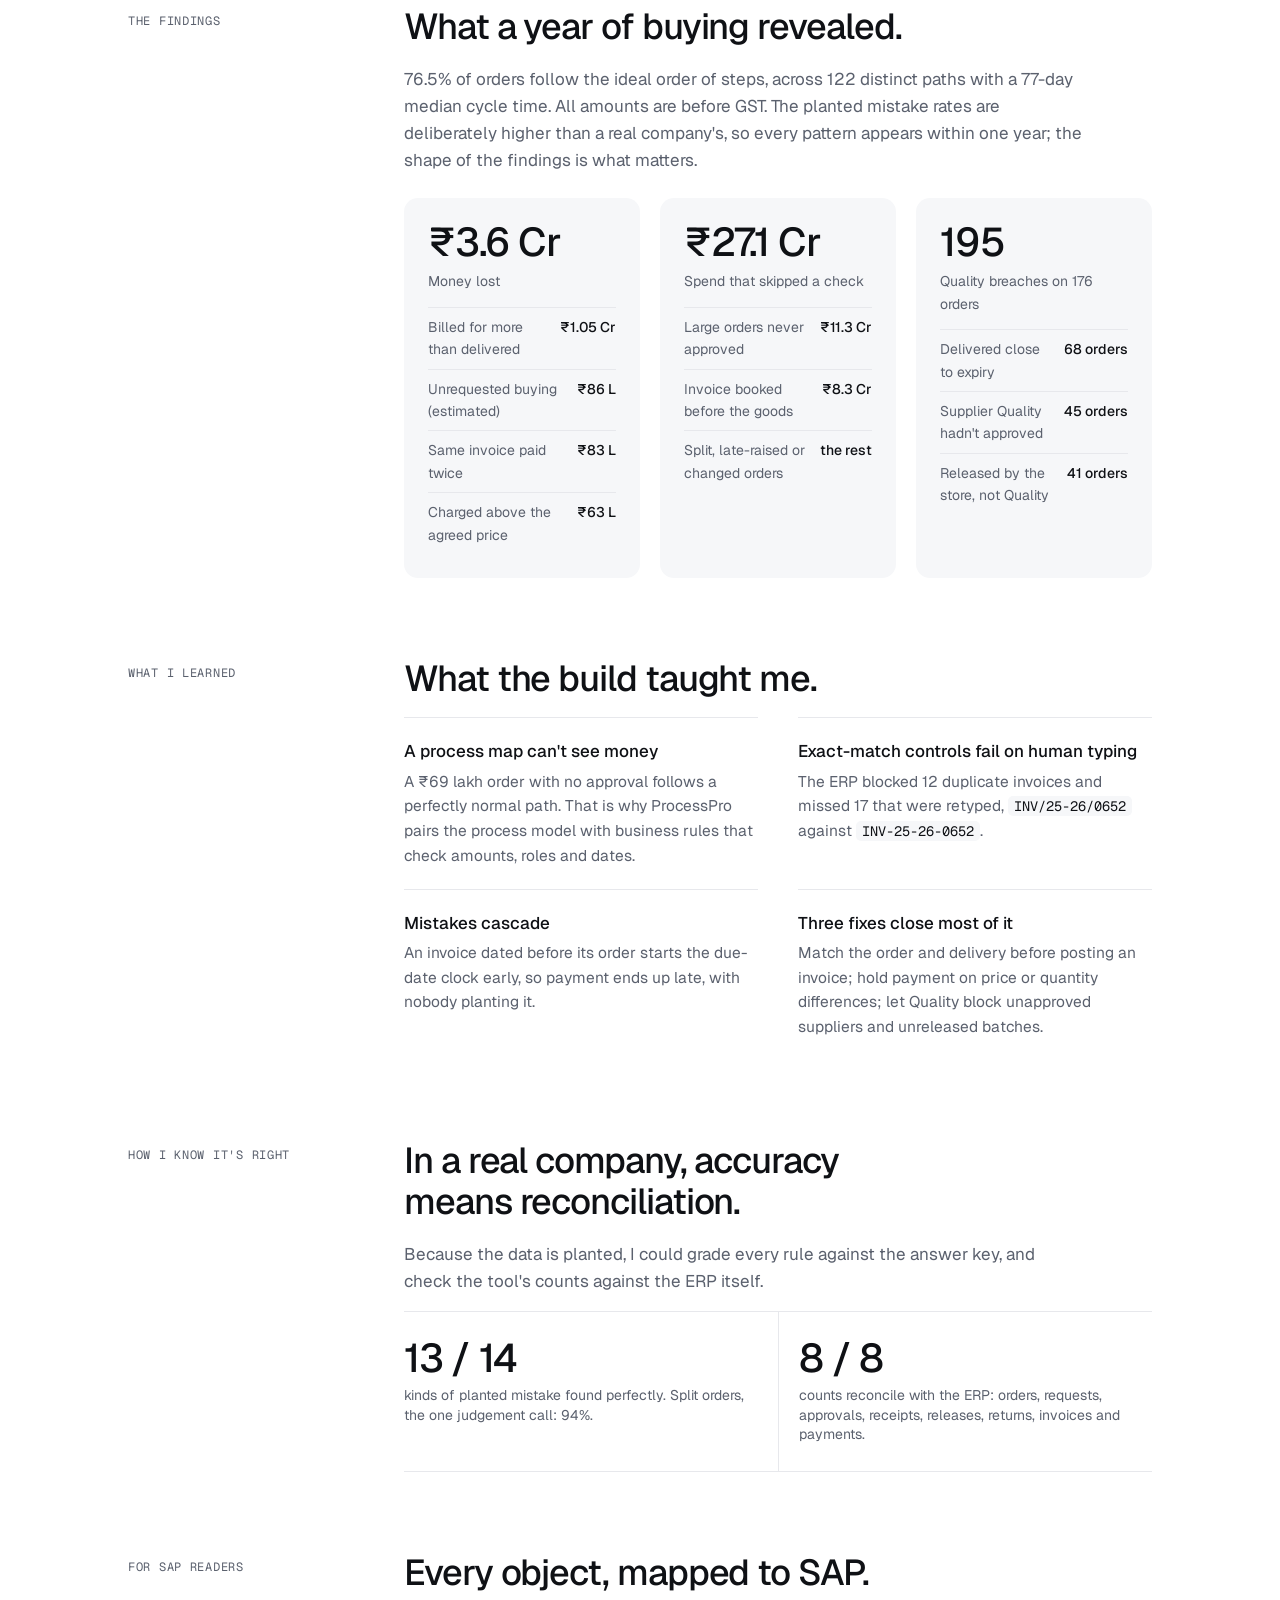
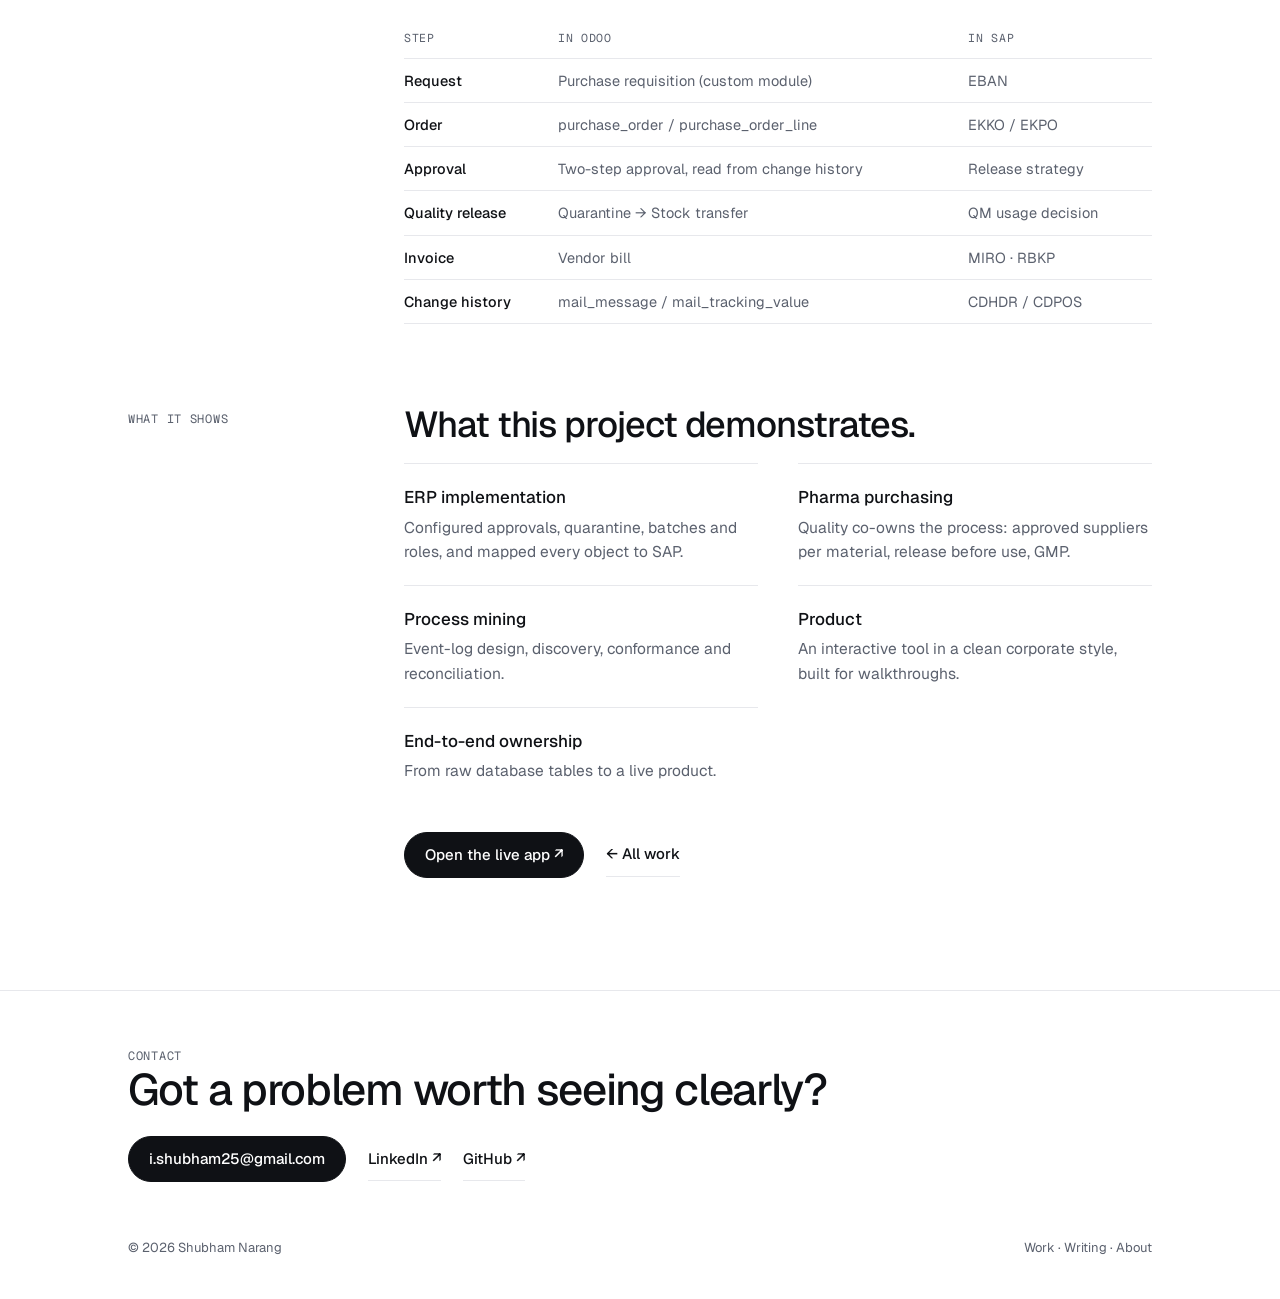
<file: work/processpro.html>
<!DOCTYPE html>
<html lang="en">
<head>
<meta charset="UTF-8">
<meta name="viewport" content="width=device-width, initial-scale=1.0">
<title>ProcessPro case study | Shubham Narang</title>
<meta name="description" content="ProcessPro is a process-mining tool for procurement: it rebuilds every purchase order from the ERP, checks it against the ideal process, and shows where buying breaks the rules and what it costs.">
<meta name="theme-color" content="#FFFFFF" media="(prefers-color-scheme: light)">
<meta name="theme-color" content="#0E0F12" media="(prefers-color-scheme: dark)">
<link rel="canonical" href="https://www.shubhamnarang.in/work/processpro">
<link rel="icon" href="/favicon.svg" type="image/svg+xml">
<link rel="apple-touch-icon" href="/images/portrait.png">
<meta property="og:type" content="website">
<meta property="og:site_name" content="Shubham Narang">
<meta property="og:url" content="https://www.shubhamnarang.in/work/processpro">
<meta property="og:title" content="ProcessPro case study | Shubham Narang">
<meta property="og:description" content="ProcessPro is a process-mining tool for procurement: it rebuilds every purchase order from the ERP, checks it against the ideal process, and shows where buying breaks the rules and what it costs.">
<meta property="og:image" content="https://www.shubhamnarang.in/images/og-image.jpg">
<meta property="og:image:width" content="1200">
<meta property="og:image:height" content="630">
<meta name="twitter:card" content="summary_large_image">
<meta name="twitter:image" content="https://www.shubhamnarang.in/images/og-image.jpg">
<link rel="preconnect" href="https://fonts.googleapis.com">
<link rel="preconnect" href="https://fonts.gstatic.com" crossorigin>
<link href="https://fonts.googleapis.com/css2?family=Geist:wght@400;500;600&family=Geist+Mono:wght@400;500&display=swap" rel="stylesheet">
<link rel="stylesheet" href="/assets/site.css">
</head>
<body>
<header class="site-head" id="head">
  <div class="wrap">
    <a class="name" href="/">Shubham Narang</a>
    <nav aria-label="Main">
      <a href="/#work" aria-current="page">Work</a>
      <a href="/writing">Writing</a>
      <a href="/about">About</a>
    </nav>
  </div>
</header>

<main>

<section class="case-head">
  <div class="wrap">
    <a class="back" href="/#work">← All work</a>
    <div class="mono rise" style="margin-top:20px">Case study · Product · Purchase-to-pay, pharma manufacturing</div>
    <h1 class="rise d1">ProcessPro</h1>
    <p class="lede rise d2">ProcessPro connects to an ERP, rebuilds every purchase order step by step, checks it against the ideal process, and shows where buying breaks the rules and what it costs.</p>
    <div class="row rise d3">
      <a class="btn" href="https://p2p-processpro.streamlit.app/" target="_blank" rel="noopener">Open the live app ↗</a>
      <a class="lnk" href="#findings">Jump to the findings</a>
    </div>
    <div class="banner"><i></i>Aravelle Formulations is a fictional company. All data is synthetic, generated for this project.</div>
  </div>
</section>

<div class="wrap">
  <figure class="shot"><a href="/images/processpro/process_explorer.png" target="_blank" rel="noopener"><img src="/images/processpro/process_explorer.webp" width="1440" height="900" alt="ProcessPro process map: 1,208 cases, 122 variants, 77-day median cycle time" loading="lazy"></a><figcaption><b>Process Explorer.</b> The real process, mined from the event log. Dashed red lines are paths the ideal process does not allow.</figcaption></figure>
  <div class="figs" style="margin-top:40px" aria-label="Headline numbers">
    <div><b>₹102.2 Cr</b><span>spend analysed · 1,208 purchase orders, FY 2025–26</span></div>
    <div><b>7,899</b><span>events rebuilt from 23 ERP tables</span></div>
    <div><b>42%</b><span>of orders broke no business rule</span></div>
    <div><b>₹3.6 Cr</b><span>lost: paid twice, overcharged, overbilled</span></div>
  </div>
</div>

<div class="wrap">

<section class="part">
  <div class="mono">The problem</div>
  <div>
    <h2>Every company knows how its buying should work. Very few can see how it actually works.</h2>
    <p>A purchase order, a goods receipt, an invoice and a payment each look correct on their own. The problems hide in the order they happened in, in who did them, and in how far apart they were. That evidence is spread across thousands of ERP records that no one reads end to end.</p>
    <p>An invoice dated before the order existed. A batch released from quarantine by the storekeeper instead of Quality. A ₹15 lakh need split into two orders that each stay under the approval limit. None of these show up in a single document.</p>
    <p class="quote">Every document looked fine on its own. The problems only appear when you line them up in time.</p>
  </div>
</section>

<section class="part">
  <div class="mono">The company</div>
  <div>
    <h2>Aravelle Formulations, a fictional generic-medicines maker near Ahmedabad.</h2>
    <p>One GMP plant, 40 suppliers, 120 materials and 12 people across purchasing, stores, Quality and accounts. I configured the ERP like an implementation: approval at ₹10 lakh, goods into quarantine, Quality release before payment. Its ideal process has six steps.</p>
    <ol class="steps">
      <li><b>Request</b>A department records the need and owns the budget.</li>
      <li><b>Order</b>A buyer orders from an approved supplier at an agreed price.</li>
      <li><b>Approval</b>Orders of ₹10 lakh or more need the Purchase Head.</li>
      <li><b>Into quarantine</b>Goods arrive into a locked area. Nobody may use them yet.</li>
      <li><b>Quality release + invoice</b>The lab releases the batch. The invoice arrives in parallel.</li>
      <li><b>Payment</b>Only when the batch is released and the invoice is in.</li>
    </ol>
    <p style="margin-top:24px"><strong>What makes pharma different: Quality co-owns purchasing.</strong> Under Good Manufacturing Practice, only the Quality unit decides which supplier may supply which material, and when a batch may be used. Buying from an unapproved supplier or paying before release is a regulatory finding first and a cost problem second.</p>
  </div>
</section>

<section class="part">
  <div class="mono">The approach</div>
  <div>
    <h2>From raw ERP tables to a process, in five stages.</h2>
    <p>I built every layer myself, the way an implementation team and a process-mining team would split the work.</p>
    <ol class="steps">
      <li><b>Build the ERP</b>Approvals, receipt into quarantine, batches with expiry, payment terms and 12 role-based users.<small>Odoo 17 · PostgreSQL · Docker</small></li>
      <li><b>Run a year of buying</b>A planned year with 14 kinds of mistake planted at known rates, each written to an answer key.<small>Python</small></li>
      <li><b>Extract</b>SQL over 23 tables turns documents into an event log: case, step, time, person.<small>SQL · CSV · XES</small></li>
      <li><b>Check</b>An editable process model checks the order of steps. Fourteen business rules check amounts, roles, dates and quality data. Each finding is valued in rupees.<small>PM4Py · pandas</small></li>
      <li><b>Show</b>A six-page tool: overview, process explorer, conformance, issues, single order and the data behind every number.<small>Streamlit · Graphviz</small></li>
    </ol>
  </div>
</section>

<section class="part">
  <div class="mono">The product</div>
  <div>
    <h2>What ProcessPro looks like.</h2>
    <div class="grid2">
      <figure class="shot"><a href="/images/processpro/overview.png" target="_blank" rel="noopener"><img src="/images/processpro/overview.webp" width="1440" height="900" alt="Purchase-to-pay overview with KPIs and main paths" loading="lazy"></a><figcaption><b>Overview.</b> Headline KPIs and the main paths.</figcaption></figure>
      <figure class="shot"><a href="/images/processpro/conformance_model.png" target="_blank" rel="noopener"><img src="/images/processpro/conformance_model.webp" width="1440" height="900" alt="Editable ideal process model" loading="lazy"></a><figcaption><b>Conformance.</b> Define the ideal process as a table; every order is replayed against it at once.</figcaption></figure>
      <figure class="shot"><a href="/images/processpro/issues.png" target="_blank" rel="noopener"><img src="/images/processpro/issues.webp" width="1440" height="900" alt="Issue page: same invoice paid twice, 29 orders, ₹83.4 lakh" loading="lazy"></a><figcaption><b>Issues.</b> Each problem in three sentences, the SAP setting that fixes it, and the orders behind it.</figcaption></figure>
      <figure class="shot"><a href="/images/processpro/case.png" target="_blank" rel="noopener"><img src="/images/processpro/case.webp" width="1440" height="900" alt="One purchase order timeline by role" loading="lazy"></a><figcaption><b>Case.</b> One order's timeline: who did what, and when.</figcaption></figure>
    </div>
    <div style="margin-top:20px"><figure class="shot"><a href="/images/processpro/data_reconciliation.png" target="_blank" rel="noopener"><img src="/images/processpro/data_reconciliation.webp" width="1440" height="900" alt="Source tables and reconciliation" loading="lazy"></a><figcaption><b>Data.</b> 23 source tables with their SAP equivalents, and an eight-point reconciliation against the ERP.</figcaption></figure></div>
  </div>
</section>

<section class="part" id="findings">
  <div class="mono">The findings</div>
  <div>
    <h2>What a year of buying revealed.</h2>
    <p>76.5% of orders follow the ideal order of steps, across 122 distinct paths with a 77-day median cycle time. All amounts are before GST. The planted mistake rates are deliberately higher than a real company's, so every pattern appears within one year; the shape of the findings is what matters.</p>
    <div class="loss">
      <div><b class="big">₹3.6 Cr</b><span class="h">Money lost</span><dl>
        <div><dt>Billed for more than delivered</dt><dd>₹1.05 Cr</dd></div>
        <div><dt>Unrequested buying (estimated)</dt><dd>₹86 L</dd></div>
        <div><dt>Same invoice paid twice</dt><dd>₹83 L</dd></div>
        <div><dt>Charged above the agreed price</dt><dd>₹63 L</dd></div></dl></div>
      <div><b class="big">₹27.1 Cr</b><span class="h">Spend that skipped a check</span><dl>
        <div><dt>Large orders never approved</dt><dd>₹11.3 Cr</dd></div>
        <div><dt>Invoice booked before the goods</dt><dd>₹8.3 Cr</dd></div>
        <div><dt>Split, late-raised or changed orders</dt><dd>the rest</dd></div></dl></div>
      <div><b class="big">195</b><span class="h">Quality breaches on 176 orders</span><dl>
        <div><dt>Delivered close to expiry</dt><dd>68 orders</dd></div>
        <div><dt>Supplier Quality hadn't approved</dt><dd>45 orders</dd></div>
        <div><dt>Released by the store, not Quality</dt><dd>41 orders</dd></div></dl></div>
    </div>
  </div>
</section>

<section class="part">
  <div class="mono">What I learned</div>
  <div>
    <h2>What the build taught me.</h2>
    <div class="cards">
      <div><b>A process map can't see money</b>A ₹69 lakh order with no approval follows a perfectly normal path. That is why ProcessPro pairs the process model with business rules that check amounts, roles and dates.</div>
      <div><b>Exact-match controls fail on human typing</b>The ERP blocked 12 duplicate invoices and missed 17 that were retyped, <code>INV/25-26/0652</code> against <code>INV-25-26-0652</code>.</div>
      <div><b>Mistakes cascade</b>An invoice dated before its order starts the due-date clock early, so payment ends up late, with nobody planting it.</div>
      <div><b>Three fixes close most of it</b>Match the order and delivery before posting an invoice; hold payment on price or quantity differences; let Quality block unapproved suppliers and unreleased batches.</div>
    </div>
  </div>
</section>

<section class="part">
  <div class="mono">How I know it's right</div>
  <div>
    <h2>In a real company, accuracy means reconciliation.</h2>
    <p>Because the data is planted, I could grade every rule against the answer key, and check the tool's counts against the ERP itself.</p>
    <div class="figs" style="grid-template-columns:repeat(2,1fr)">
      <div><b>13 / 14</b><span>kinds of planted mistake found perfectly. Split orders, the one judgement call: 94%.</span></div>
      <div><b>8 / 8</b><span>counts reconcile with the ERP: orders, requests, approvals, receipts, releases, returns, invoices and payments.</span></div>
    </div>
  </div>
</section>

<section class="part">
  <div class="mono">For SAP readers</div>
  <div>
    <h2>Every object, mapped to SAP.</h2>
    <div class="scroll"><table class="map">
      <thead><tr><th>Step</th><th>In Odoo</th><th>In SAP</th></tr></thead>
      <tbody>
        <tr><td>Request</td><td>Purchase requisition (custom module)</td><td>EBAN</td></tr>
        <tr><td>Order</td><td>purchase_order / purchase_order_line</td><td>EKKO / EKPO</td></tr>
        <tr><td>Approval</td><td>Two-step approval, read from change history</td><td>Release strategy</td></tr>
        <tr><td>Quality release</td><td>Quarantine → Stock transfer</td><td>QM usage decision</td></tr>
        <tr><td>Invoice</td><td>Vendor bill</td><td>MIRO · RBKP</td></tr>
        <tr><td>Change history</td><td>mail_message / mail_tracking_value</td><td>CDHDR / CDPOS</td></tr>
      </tbody>
    </table></div>
  </div>
</section>

<section class="part">
  <div class="mono">What it shows</div>
  <div>
    <h2>What this project demonstrates.</h2>
    <div class="cards">
      <div><b>ERP implementation</b>Configured approvals, quarantine, batches and roles, and mapped every object to SAP.</div>
      <div><b>Pharma purchasing</b>Quality co-owns the process: approved suppliers per material, release before use, GMP.</div>
      <div><b>Process mining</b>Event-log design, discovery, conformance and reconciliation.</div>
      <div><b>Product</b>An interactive tool in a clean corporate style, built for walkthroughs.</div>
      <div><b>End-to-end ownership</b>From raw database tables to a live product.</div>
    </div>
    <div class="row" style="margin-top:28px">
      <a class="btn" href="https://p2p-processpro.streamlit.app/" target="_blank" rel="noopener">Open the live app ↗</a>
      <a class="lnk" href="/#work">← All work</a>
    </div>
  </div>
</section>

</div>
</main>
<footer class="site-foot" id="contact">
  <div class="wrap">
    <div class="mono">Contact</div>
    <h2>Got a problem worth seeing clearly?</h2>
    <div class="row">
      <button class="btn" type="button" id="copy" data-email="i.shubham25@gmail.com">i.shubham25@gmail.com</button>
      <a class="lnk" href="https://www.linkedin.com/in/shubhamnarang25" target="_blank" rel="noopener">LinkedIn ↗</a>
      <a class="lnk" href="https://github.com/inarang25" target="_blank" rel="noopener">GitHub ↗</a>
    </div>
    <div class="base"><span>© 2026 Shubham Narang</span><span><a href="/">Work</a> · <a href="/writing">Writing</a> · <a href="/about">About</a></span></div>
  </div>
</footer>
<script>
(function(){
  var h=document.getElementById('head');
  function s(){ h.classList.toggle('scrolled', window.scrollY>8); } s(); window.addEventListener('scroll', s, {passive:true});
  var c=document.getElementById('copy'); if(!c) return;
  c.addEventListener('click', function(){
    var e=c.getAttribute('data-email');
    function done(){ c.textContent='Copied. Talk soon.'; setTimeout(function(){ c.textContent=e; }, 2200); }
    if(navigator.clipboard){ navigator.clipboard.writeText(e).then(done, function(){ location.href='mailto:'+e; }); } else { location.href='mailto:'+e; }
  });
})();
</script>
</body>
</html>
</file>
<file: assets/site.css>
/* shubhamnarang.in — shared styles for Home, Work pages and Writing.
   (The About page keeps its own pop-art styling.) */
:root{
  --bg:#FFFFFF; --fg:#0F1115; --muted:#5B616E; --rule:#E7E8EC; --card:#F6F7F9;
  --accent:#26338A; --accent-fg:#FFFFFF; --frame:#FFFFFF;
  --max:1080px; --read:680px;
}
@media (prefers-color-scheme:dark){
  :root{ --bg:#0E0F12; --fg:#ECEDEF; --muted:#A0A5B1; --rule:#24272E; --card:#16181D;
    --accent:#A9B8FF; --accent-fg:#0E0F12; --frame:#16181D; }
}
*{box-sizing:border-box}
html{scroll-behavior:smooth;-webkit-text-size-adjust:100%}
body{margin:0;background:var(--bg);color:var(--fg);font-family:'Geist',system-ui,-apple-system,'Helvetica Neue',sans-serif;font-size:17px;line-height:1.6;-webkit-font-smoothing:antialiased}
a{color:inherit;text-decoration:none}
img{max-width:100%;height:auto;display:block}
::selection{background:var(--accent);color:var(--accent-fg)}
.wrap{max-width:var(--max);margin:0 auto;padding:0 28px}
.mono{font-family:'Geist Mono',ui-monospace,SFMono-Regular,Menlo,monospace;font-size:12px;letter-spacing:.06em;text-transform:uppercase;color:var(--muted)}
.muted{color:var(--muted)}

/* header */
.site-head{position:sticky;top:0;z-index:20;background:color-mix(in srgb,var(--bg) 88%,transparent);backdrop-filter:blur(12px);-webkit-backdrop-filter:blur(12px);border-bottom:1px solid transparent;transition:border-color .2s}
.site-head.scrolled{border-color:var(--rule)}
.site-head .wrap{display:flex;flex-wrap:wrap;align-items:center;justify-content:space-between;gap:0 24px;min-height:64px}
.site-head .name{font-weight:600;letter-spacing:-.01em;min-height:44px;display:inline-flex;align-items:center}
.site-head nav{display:flex;gap:2px;margin-right:-12px}
.site-head nav a{min-height:44px;display:inline-flex;align-items:center;padding:0 12px;font-size:15px;color:var(--muted);transition:color .15s}
.site-head nav a:hover,.site-head nav a[aria-current="page"]{color:var(--fg)}

/* links & buttons */
.lnk{display:inline-flex;align-items:center;gap:6px;min-height:44px;font-size:15px;font-weight:500;border-bottom:1px solid var(--rule);transition:border-color .15s,color .15s}
.lnk:hover{border-color:var(--fg)}
.lnk.plain{border:0;color:var(--muted)}
.lnk.plain:hover{color:var(--fg)}
.btn{display:inline-flex;align-items:center;gap:8px;min-height:46px;padding:0 20px;border-radius:999px;background:var(--fg);color:var(--bg);font:inherit;font-size:15px;font-weight:500;border:1px solid var(--fg);cursor:pointer;transition:opacity .15s}
.btn:hover{opacity:.85}
.btn.ghost{background:transparent;color:var(--fg);border-color:var(--rule)}
.btn.ghost:hover{border-color:var(--fg);opacity:1}
.row{display:flex;flex-wrap:wrap;gap:10px 22px;align-items:center}

/* intro */
.intro{padding:88px 0 72px}
.intro .who{display:flex;align-items:center;gap:14px;margin-bottom:28px}
.intro .who .av{flex:0 0 auto;width:56px;height:56px;border-radius:50%;overflow:hidden;background:#E9E4D6}
.intro .who .av img{width:100%;height:100%;transform:scale(2.1);transform-origin:50% 24%}
.intro .who b{display:block;font-weight:600;line-height:1.3}
.intro .who span{display:block;font-size:14px;color:var(--muted);line-height:1.3}
.intro h1{margin:0;max-width:17em;font-size:clamp(34px,5.2vw,60px);font-weight:500;line-height:1.08;letter-spacing:-.035em;text-wrap:balance}
.intro h1 em{font-style:normal;color:var(--muted)}
.intro p{margin:24px 0 0;max-width:36em;font-size:19px;color:var(--muted)}
.intro .row{margin-top:28px}

/* impact figures */
.figs{display:grid;grid-template-columns:repeat(4,1fr);border-top:1px solid var(--rule);border-bottom:1px solid var(--rule)}
.figs div{padding:26px 20px 26px 0}
.figs div + div{padding-left:20px;border-left:1px solid var(--rule)}
.figs b{display:block;font-size:clamp(28px,3.2vw,40px);font-weight:500;letter-spacing:-.03em;line-height:1}
.figs span{display:block;margin-top:8px;font-size:14px;line-height:1.4;color:var(--muted)}

/* sections */
.sec{padding:88px 0 0}
.sec-head{display:flex;flex-wrap:wrap;align-items:baseline;justify-content:space-between;gap:6px 24px;padding-bottom:18px;border-bottom:1px solid var(--rule)}
.sec-head h2{margin:0;font-size:22px;font-weight:600;letter-spacing:-.02em}
.sec-head h2 .mono{margin-right:12px}
.sec-head p{margin:0;font-size:15px;color:var(--muted)}

/* featured project cards */
.feature{display:grid;grid-template-columns:1fr 1.15fr;gap:40px;align-items:center;padding:40px 0;border-bottom:1px solid var(--rule)}
.feature .txt{display:flex;flex-direction:column;gap:14px;align-items:flex-start}
.feature h3{margin:0;font-size:clamp(28px,3vw,36px);font-weight:500;letter-spacing:-.03em;line-height:1.1}
.feature p{margin:0;color:var(--muted);max-width:32em}
.feature .media{border:1px solid var(--rule);border-radius:14px;overflow:hidden;background:var(--card);transition:transform .35s ease,box-shadow .35s ease}
a.media:hover{transform:translateY(-3px);box-shadow:0 24px 48px -28px rgba(0,0,0,.35)}
.feature .media img{width:100%}
.feature .media.phones{display:grid;grid-template-columns:repeat(3,1fr);gap:14px;padding:22px 22px 0}
.feature .media.phones img{border-radius:14px 14px 0 0;border:1px solid var(--rule);border-bottom:0}
.kpis{display:flex;flex-wrap:wrap;gap:8px 28px;margin:4px 0}
.kpis div b{display:block;font-size:22px;font-weight:500;letter-spacing:-.02em;line-height:1.2}
.kpis div span{display:block;font-size:13px;color:var(--muted)}
.tags{font-size:13px;color:var(--muted)}
.note{font-size:13px;color:var(--muted)}

/* list rows */
.list{list-style:none;margin:0;padding:0}
.list li{border-bottom:1px solid var(--rule)}
.item{display:grid;grid-template-columns:minmax(0,1fr) minmax(0,1.5fr) 150px;gap:6px 32px;align-items:baseline;padding:20px 0}
.item .t{font-weight:500;letter-spacing:-.01em}
.item .t small{display:block;margin-top:2px;font-size:14px;font-weight:400;color:var(--muted)}
.item .d{color:var(--muted);font-size:15.5px}
.item .m{font-weight:500;white-space:nowrap;text-align:right;font-variant-numeric:tabular-nums}
.item .m small{display:block;font-size:13px;font-weight:400;color:var(--muted)}
a.item{transition:padding .2s ease}
a.item .m{color:var(--muted);transition:color .15s}
a.item:hover .t{text-decoration:underline;text-underline-offset:4px;text-decoration-thickness:1px}
a.item:hover .m{color:var(--fg)}
.list.compact .item{padding:15px 0}
.item.has-th{grid-template-columns:112px minmax(0,1fr) minmax(0,1.5fr) 150px;align-items:center;gap:6px 24px}
.item .th{width:112px;height:70px;object-fit:cover;object-position:top left;border:1px solid var(--rule);border-radius:8px;background:var(--card);transition:transform .3s ease}
a.item:hover .th{transform:scale(1.04)}
.cols{display:grid;grid-template-columns:1fr 1fr;gap:0 56px}

/* writing teaser / callout */
.callout{margin-top:28px;padding:32px;border-radius:16px;background:var(--card);display:flex;flex-wrap:wrap;gap:16px 32px;align-items:center;justify-content:space-between}
.callout h3{margin:0 0 6px;font-size:22px;font-weight:500;letter-spacing:-.02em}
.callout p{margin:0;color:var(--muted);max-width:34em}

/* footer */
.site-foot{margin-top:112px;border-top:1px solid var(--rule);padding:56px 0 40px}
.site-foot h2{margin:0;font-size:clamp(30px,4vw,44px);font-weight:500;letter-spacing:-.03em;line-height:1.1}
.site-foot .row{margin-top:22px}
.site-foot .base{margin-top:56px;display:flex;flex-wrap:wrap;gap:8px 24px;justify-content:space-between;font-size:13px;color:var(--muted)}

/* case-study page */
.case-head{padding:64px 0 40px}
.back{display:inline-flex;align-items:center;min-height:44px;font-size:14px;color:var(--muted)}
.back:hover{color:var(--fg)}
.case-head h1{margin:10px 0 0;font-size:clamp(44px,7vw,84px);font-weight:500;letter-spacing:-.045em;line-height:1}
.case-head .lede{margin:22px 0 0;max-width:34em;font-size:clamp(19px,2vw,23px);line-height:1.45;color:var(--muted)}
.case-head .row{margin-top:28px}
.banner{margin-top:28px;display:inline-flex;gap:10px;align-items:center;padding:8px 14px;border:1px solid var(--rule);border-radius:999px;font-size:13px;color:var(--muted)}
.banner i{width:7px;height:7px;border-radius:50%;background:var(--accent)}
.shot{margin:0;border:1px solid var(--rule);border-radius:14px;overflow:hidden;background:var(--frame)}
.shot figcaption{padding:12px 16px;font-size:14px;color:var(--muted);border-top:1px solid var(--rule)}
.shot figcaption b{color:var(--fg);font-weight:500}
.part{padding:80px 0 0;display:grid;grid-template-columns:220px minmax(0,1fr);gap:20px 56px}
.part > .mono{padding-top:6px}
.part h2{margin:0 0 18px;font-size:clamp(26px,3vw,36px);font-weight:500;letter-spacing:-.03em;line-height:1.15;max-width:20em;text-wrap:balance}
.part p{margin:0 0 16px;max-width:var(--read);color:var(--muted)}
.part p strong{color:var(--fg);font-weight:500}
.steps{list-style:none;margin:24px 0 0;padding:0;display:grid;grid-template-columns:repeat(3,1fr);gap:0;border-top:1px solid var(--rule);counter-reset:s}
.steps li{counter-increment:s;padding:18px 18px 18px 0;border-bottom:1px solid var(--rule);font-size:15px;color:var(--muted)}
.steps li::before{content:counter(s,decimal-leading-zero);display:block;font-family:'Geist Mono',monospace;font-size:12px;color:var(--muted);margin-bottom:6px}
.steps li b{display:block;color:var(--fg);font-weight:500;margin-bottom:2px}
.steps li small{display:block;margin-top:8px;font-family:'Geist Mono',monospace;font-size:11.5px;letter-spacing:.02em}
.grid2{display:grid;grid-template-columns:1fr 1fr;gap:20px;margin-top:8px}
.loss{display:grid;grid-template-columns:repeat(3,1fr);gap:20px;margin-top:24px}
.loss > div{padding:24px;border-radius:14px;background:var(--card)}
.loss b.big{display:block;font-size:40px;font-weight:500;letter-spacing:-.03em;line-height:1}
.loss .h{display:block;margin:8px 0 14px;font-size:14px;color:var(--muted)}
.loss dl{margin:0;font-size:14px}
.loss dl div{display:flex;justify-content:space-between;gap:12px;padding:8px 0;border-top:1px solid var(--rule)}
.loss dt{color:var(--muted)}
.loss dd{margin:0;font-weight:500;white-space:nowrap}
.cards{display:grid;grid-template-columns:repeat(2,1fr);gap:0 40px;margin-top:8px}
.cards > div{padding:20px 0;border-top:1px solid var(--rule);font-size:15.5px;color:var(--muted)}
.cards b{display:block;margin-bottom:4px;color:var(--fg);font-weight:500;font-size:17px}
.cards code,.part code{font-family:'Geist Mono',monospace;font-size:.88em;background:var(--card);padding:1px 6px;border-radius:5px;color:var(--fg)}
.quote{margin:8px 0 0;padding-left:20px;border-left:2px solid var(--accent);font-size:clamp(22px,2.4vw,28px);line-height:1.3;letter-spacing:-.02em;max-width:26em}
table.map{width:100%;border-collapse:collapse;font-size:14.5px;margin-top:8px}
table.map th{text-align:left;font-family:'Geist Mono',monospace;font-size:11.5px;letter-spacing:.06em;text-transform:uppercase;font-weight:400;color:var(--muted);padding:10px 12px 10px 0;border-bottom:1px solid var(--rule)}
table.map td{padding:10px 12px 10px 0;border-bottom:1px solid var(--rule);color:var(--muted);vertical-align:top}
table.map td:first-child{color:var(--fg);font-weight:500}
.scroll{overflow-x:auto}

/* writing page */
.page-head{padding:88px 0 24px}
.page-head h1{margin:0;font-size:clamp(40px,6vw,68px);font-weight:500;letter-spacing:-.04em;line-height:1.02}
.page-head p{margin:20px 0 0;max-width:34em;font-size:19px;color:var(--muted)}

/* about page: same layout as the rest, pop art kept to the portrait and a few accents */
.about-head{padding:80px 0 24px}
.about-head .wrap{display:grid;grid-template-columns:minmax(0,1.25fr) minmax(0,.75fr);gap:64px;align-items:center}
.about-head h1{margin:14px 0 0;font-size:clamp(34px,4.6vw,54px);font-weight:500;letter-spacing:-.035em;line-height:1.08;text-wrap:balance}
.about-head h1 mark{background:linear-gradient(transparent 58%,#FFD60A 58%);color:inherit;padding:0 .08em}
.about-head p{margin:20px 0 0;max-width:34em;font-size:18px;color:var(--muted)}
.about-head .row{margin-top:28px}
.pop{position:relative;margin:0 auto;width:100%;max-width:340px}
.pop .panel{position:relative;aspect-ratio:4/5;overflow:hidden;border:3px solid #111;border-radius:6px;background-color:#FFD60A;background-image:radial-gradient(rgba(216,27,39,.55) 2.2px,transparent 2.4px);background-size:13px 13px;box-shadow:10px 10px 0 #111;transform:rotate(1.5deg)}
.pop .panel img{position:absolute;left:-6%;bottom:0;width:112%;max-width:none}
.pop .bubble{position:absolute;z-index:1;left:-28px;top:-22px;padding:8px 16px;background:#fff;color:#111;border:3px solid #111;border-radius:18px;box-shadow:4px 4px 0 #111;font-family:'Bangers',system-ui,sans-serif;font-size:22px;letter-spacing:.03em;line-height:1.1;transform:rotate(-4deg)}
.pop .bubble::after{content:"";position:absolute;left:34px;bottom:-12px;width:16px;height:16px;background:#fff;border-right:3px solid #111;border-bottom:3px solid #111;transform:rotate(45deg) skew(12deg,12deg)}
@media (prefers-color-scheme:dark){.pop .panel{box-shadow:10px 10px 0 #000}.about-head h1 mark{background:linear-gradient(transparent 58%,#8A6D00 58%)}}
.tl{list-style:none;margin:0;padding:0;border-top:1px solid var(--rule)}
.tl li{display:grid;grid-template-columns:130px minmax(0,1fr);gap:4px 32px;padding:20px 0;border-bottom:1px solid var(--rule)}
.tl .when{font-size:14px;color:var(--muted);font-variant-numeric:tabular-nums;padding-top:3px}
.tl .what b{display:block;font-weight:500;font-size:19px;letter-spacing:-.01em}
.tl .org{display:block;font-size:15px;color:var(--muted)}
.tl .det{display:block;margin-top:8px;font-size:15.5px;color:var(--muted);max-width:38em}
.chips{display:flex;flex-wrap:wrap;gap:8px}
.chips span{padding:7px 14px;border:1px solid var(--rule);border-radius:999px;font-size:15px}
.chips .hot{background:#FFD60A;border-color:#111;color:#111;font-weight:500}

.rise{animation:rise .7s cubic-bezier(.2,.7,.2,1) both}
.rise.d1{animation-delay:.08s}.rise.d2{animation-delay:.16s}.rise.d3{animation-delay:.24s}
@keyframes rise{from{opacity:0;transform:translateY(14px)}to{opacity:1;transform:none}}
@media (prefers-reduced-motion:reduce){html{scroll-behavior:auto}.rise{animation:none}.feature .media,a.item{transition:none}}

@media (max-width:860px){
  .wrap{padding:0 20px}
  .intro{padding:56px 0 48px}
  .figs{grid-template-columns:repeat(2,1fr)}
  .figs div{padding:20px 16px 20px 0}
  .figs div + div{padding-left:16px}
  .figs div:nth-child(3){padding-left:0;border-left:0}
  .figs div:nth-child(n+3){border-top:1px solid var(--rule)}
  .sec{padding-top:64px}
  .feature{grid-template-columns:1fr;gap:24px;padding:32px 0}
  .about-head{padding-top:48px}
  .about-head .wrap{grid-template-columns:1fr;gap:48px}
  .pop{order:-1;max-width:240px;margin:20px 0 0 28px}
  .tl li{grid-template-columns:1fr}
  .feature .media{order:-1}
  .item{grid-template-columns:minmax(0,1fr) auto}
  .item .m:empty{display:none}
  .item.has-th{grid-template-columns:88px minmax(0,1fr) auto;align-items:start;gap:4px 16px}
  .item.has-th .th{width:88px;height:55px;grid-row:1/3}
  .item.has-th .d{grid-column:2/-1;grid-row:2}
  .item .d{grid-column:1/-1;grid-row:2}
  .cols{grid-template-columns:1fr}
  .part{grid-template-columns:1fr;padding-top:56px;gap:10px}
  .steps{grid-template-columns:1fr 1fr}
  .loss,.grid2,.cards{grid-template-columns:1fr}
  .site-foot{margin-top:80px}
}
@media (max-width:480px){
  .steps{grid-template-columns:1fr}
  .callout{padding:24px}
}
</file>
